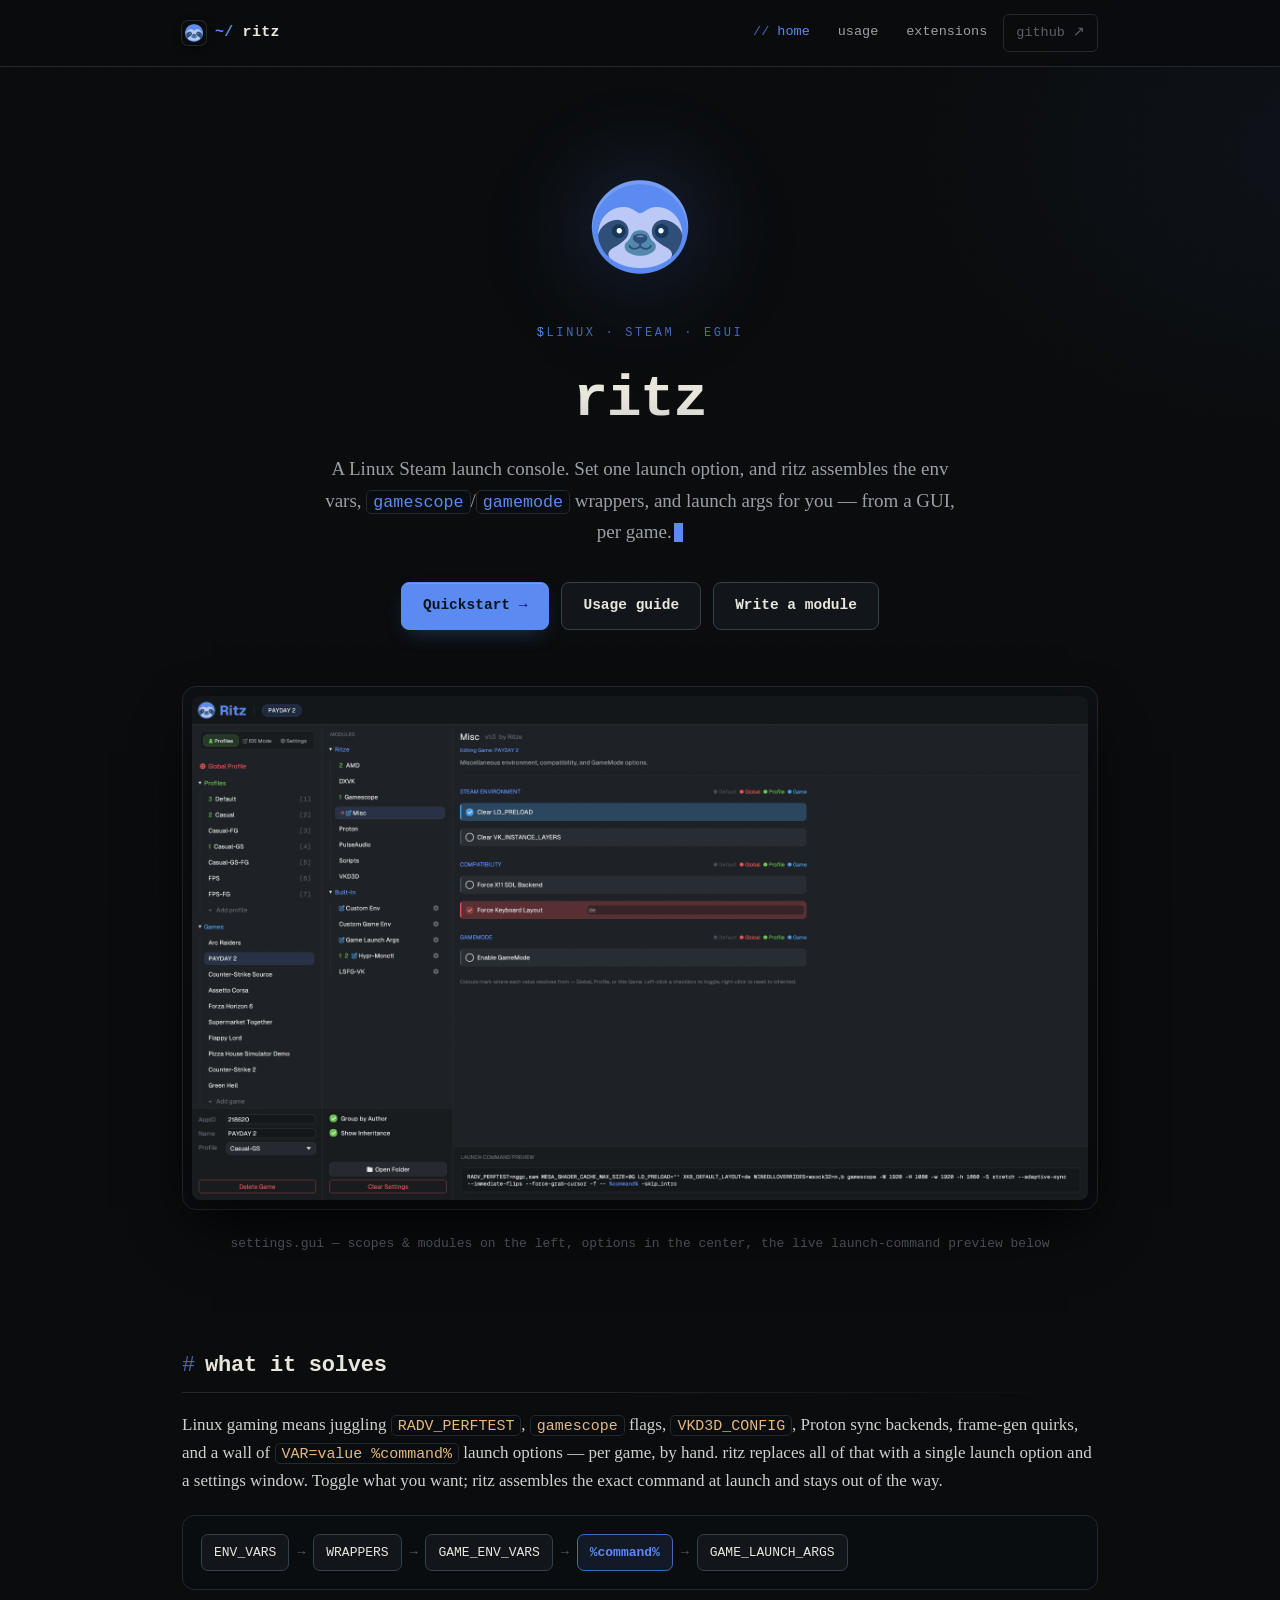
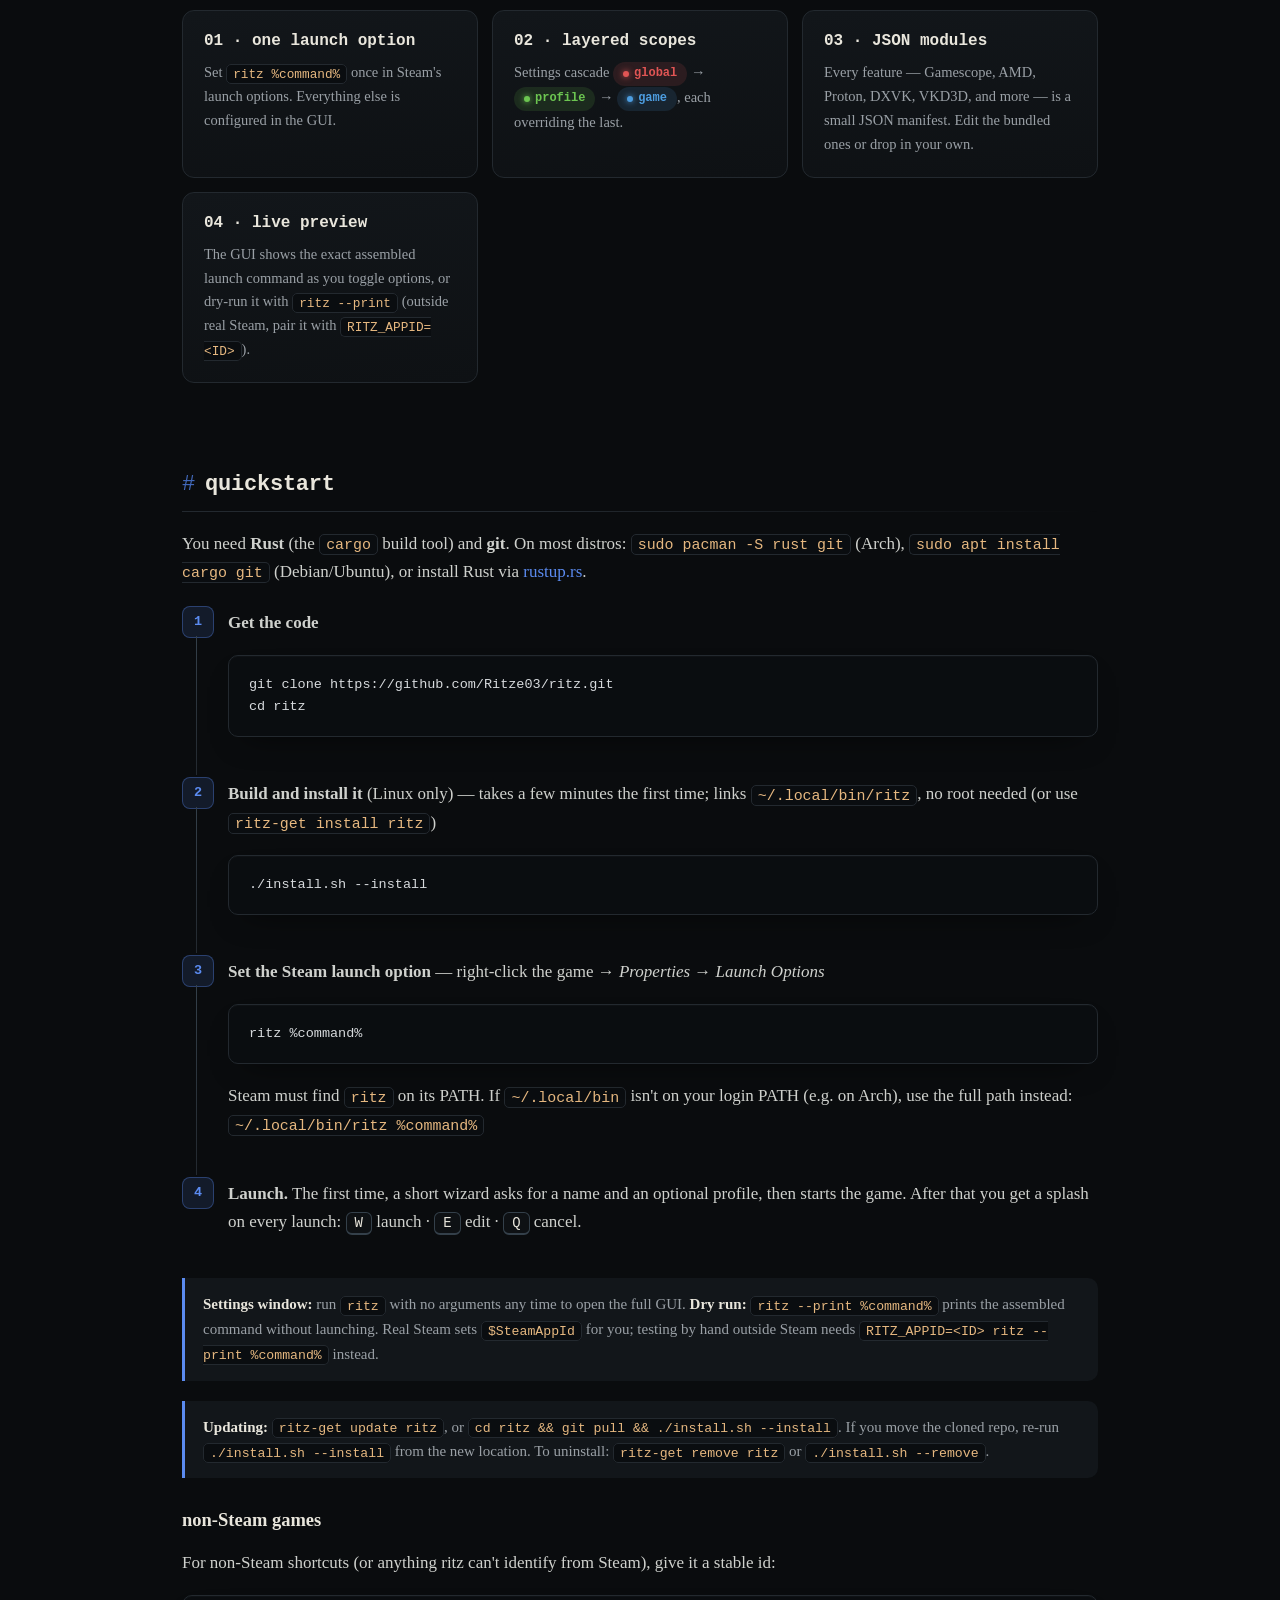
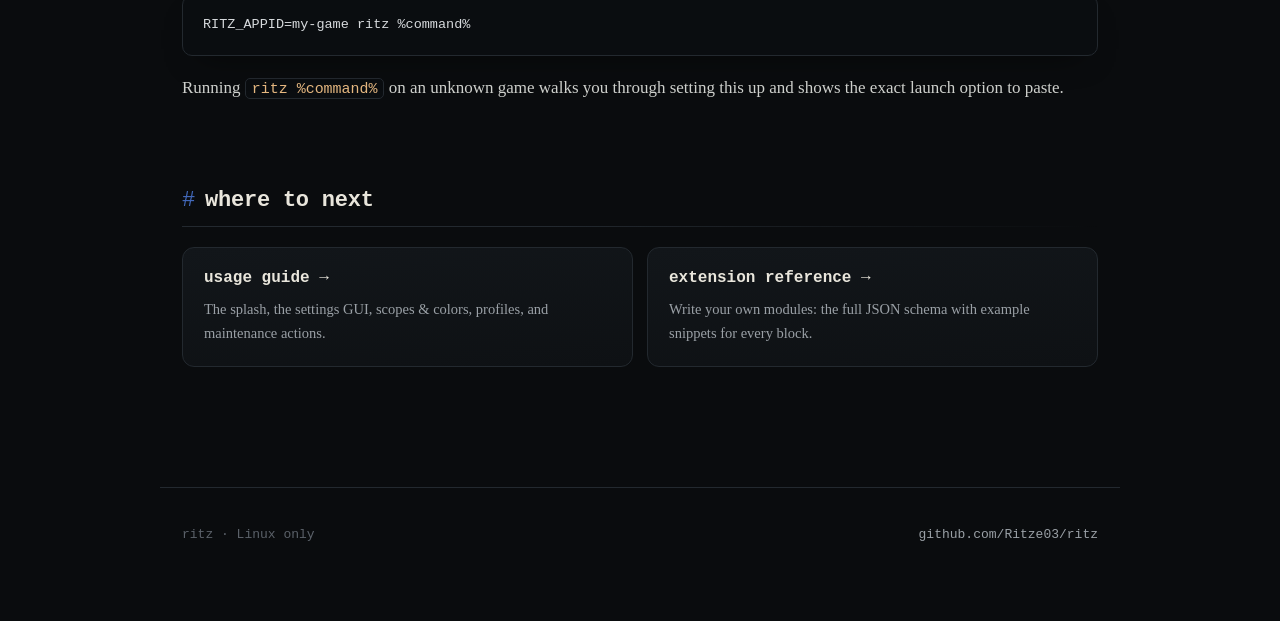
<file: docs/index.html>
<!DOCTYPE html>
<html lang="en">
<head>
<meta charset="utf-8">
<meta name="viewport" content="width=device-width, initial-scale=1">
<title>ritz — a Linux Steam launch console</title>
<meta name="description" content="ritz transparently injects env vars, gamescope/gamemode wrappers, and launch args around your Steam games — configured from a GUI, layered across global/profile/game scopes, driven by simple JSON modules.">
<link rel="icon" type="image/png" href="assets/favicon.png">
<link rel="stylesheet" href="style.css">
</head>
<body>

<header class="nav">
  <div class="nav-inner">
    <a class="nav-brand" href="index.html"><img src="assets/favicon.png" alt=""><span class="prompt">~/</span><span class="name">ritz</span></a>
    <nav class="nav-links">
      <a href="index.html" class="active">home</a>
      <a href="usage.html">usage</a>
      <a href="extensions.html">extensions</a>
      <a class="gh" href="https://github.com/Ritze03/ritz">github ↗</a>
    </nav>
  </div>
</header>

<div class="hero">
  <div class="logo-wrap"><img src="assets/logo.png" alt="ritz logo"></div>
  <p class="kicker">Linux · Steam · egui</p>
  <h1>ritz</h1>
  <p class="tag">A Linux Steam launch console. Set one launch option, and ritz assembles the
  env vars, <code>gamescope</code>/<code>gamemode</code> wrappers, and launch args for
  you — from a GUI, per game.<span class="cursor"></span></p>
  <div class="cta">
    <a class="btn" href="#quickstart">Quickstart →</a>
    <a class="btn secondary" href="usage.html">Usage guide</a>
    <a class="btn secondary" href="extensions.html">Write a module</a>
  </div>
</div>

<main>

<figure class="shot">
  <div class="frame"><img src="assets/screenshots/example-game-config.png" alt="ritz settings GUI editing the Misc module for PAYDAY 2 — scope-colored toggles for LD_PRELOAD, keyboard layout, and GameMode, with the assembled launch command shown at the bottom"></div>
  <figcaption>settings.gui — scopes &amp; modules on the left, options in the center, the live launch-command preview below</figcaption>
</figure>

<section id="what">
  <h2>what it solves</h2>
  <p>Linux gaming means juggling <code>RADV_PERFTEST</code>, <code>gamescope</code> flags,
  <code>VKD3D_CONFIG</code>, Proton sync backends, frame-gen quirks, and a wall of
  <code>VAR=value %command%</code> launch options — per game, by hand. ritz replaces all
  of that with a single launch option and a settings window. Toggle what you want; ritz
  assembles the exact command at launch and stays out of the way.</p>

  <div class="assembly">
    <span>ENV_VARS</span><span class="arrow">→</span>
    <span>WRAPPERS</span><span class="arrow">→</span>
    <span>GAME_ENV_VARS</span><span class="arrow">→</span>
    <span class="cmd">%command%</span><span class="arrow">→</span>
    <span>GAME_LAUNCH_ARGS</span>
  </div>

  <div class="grid">
    <div class="card"><h3>01 · one launch option</h3><p>Set <code>ritz %command%</code> once in Steam's launch options. Everything else is configured in the GUI.</p></div>
    <div class="card"><h3>02 · layered scopes</h3><p>Settings cascade <span class="chip global">global</span> → <span class="chip profile">profile</span> → <span class="chip game">game</span>, each overriding the last.</p></div>
    <div class="card"><h3>03 · JSON modules</h3><p>Every feature — Gamescope, AMD, Proton, DXVK, VKD3D, and more — is a small JSON manifest. Edit the bundled ones or drop in your own.</p></div>
    <div class="card"><h3>04 · live preview</h3><p>The GUI shows the exact assembled launch command as you toggle options, or dry-run it with <code>ritz --print</code> (outside real Steam, pair it with <code>RITZ_APPID=&lt;ID&gt;</code>).</p></div>
  </div>
</section>

<section id="quickstart">
  <h2>quickstart</h2>
  <p>You need <strong>Rust</strong> (the <code>cargo</code> build tool) and <strong>git</strong>.
  On most distros: <code>sudo pacman -S rust git</code> (Arch),
  <code>sudo apt install cargo git</code> (Debian/Ubuntu), or install Rust via
  <a href="https://rustup.rs/">rustup.rs</a>.</p>
  <ol class="steps">
    <li><strong>Get the code</strong>
      <pre><code>git clone https://github.com/Ritze03/ritz.git
cd ritz</code></pre>
    </li>
    <li><strong>Build and install it</strong> (Linux only) — takes a few minutes the first time;
      links <code>~/.local/bin/ritz</code>, no root needed (or use <code>ritz-get install ritz</code>)
      <pre><code>./install.sh --install</code></pre>
    </li>
    <li><strong>Set the Steam launch option</strong> — right-click the game →
      <em>Properties</em> → <em>Launch Options</em>
      <pre><code>ritz %command%</code></pre>
      <p>Steam must find <code>ritz</code> on its PATH. If <code>~/.local/bin</code> isn't on your login PATH (e.g. on Arch), use the full path instead: <code>~/.local/bin/ritz %command%</code></p>
    </li>
    <li><strong>Launch.</strong> The first time, a short wizard asks for a name and an
      optional profile, then starts the game. After that you get a splash on every launch:
      <kbd>W</kbd> launch · <kbd>E</kbd> edit · <kbd>Q</kbd> cancel.</li>
  </ol>

  <div class="note"><strong>Settings window:</strong> run <code>ritz</code> with no
  arguments any time to open the full GUI. <strong>Dry run:</strong>
  <code>ritz --print %command%</code> prints the assembled command without launching.
  Real Steam sets <code>$SteamAppId</code> for you; testing by hand outside Steam
  needs <code>RITZ_APPID=&lt;ID&gt; ritz --print %command%</code> instead.</div>

  <div class="note"><strong>Updating:</strong> <code>ritz-get update ritz</code>, or
  <code>cd ritz &amp;&amp; git pull &amp;&amp; ./install.sh --install</code>. If you move the
  cloned repo, re-run <code>./install.sh --install</code> from the new location. To
  uninstall: <code>ritz-get remove ritz</code> or <code>./install.sh --remove</code>.</div>

  <h3>non-Steam games</h3>
  <p>For non-Steam shortcuts (or anything ritz can't identify from Steam), give it a
  stable id:</p>
  <pre><code>RITZ_APPID=my-game ritz %command%</code></pre>
  <p>Running <code>ritz %command%</code> on an unknown game walks you through setting
  this up and shows the exact launch option to paste.</p>
</section>

<section id="next">
  <h2>where to next</h2>
  <div class="grid">
    <div class="card"><h3><a href="usage.html">usage guide →</a></h3><p>The splash, the settings GUI, scopes &amp; colors, profiles, and maintenance actions.</p></div>
    <div class="card"><h3><a href="extensions.html">extension reference →</a></h3><p>Write your own modules: the full JSON schema with example snippets for every block.</p></div>
  </div>
</section>

</main>

<footer>
  <span>ritz · Linux only</span>
  <a href="https://github.com/Ritze03/ritz">github.com/Ritze03/ritz</a>
</footer>

</body>
</html>
</file>
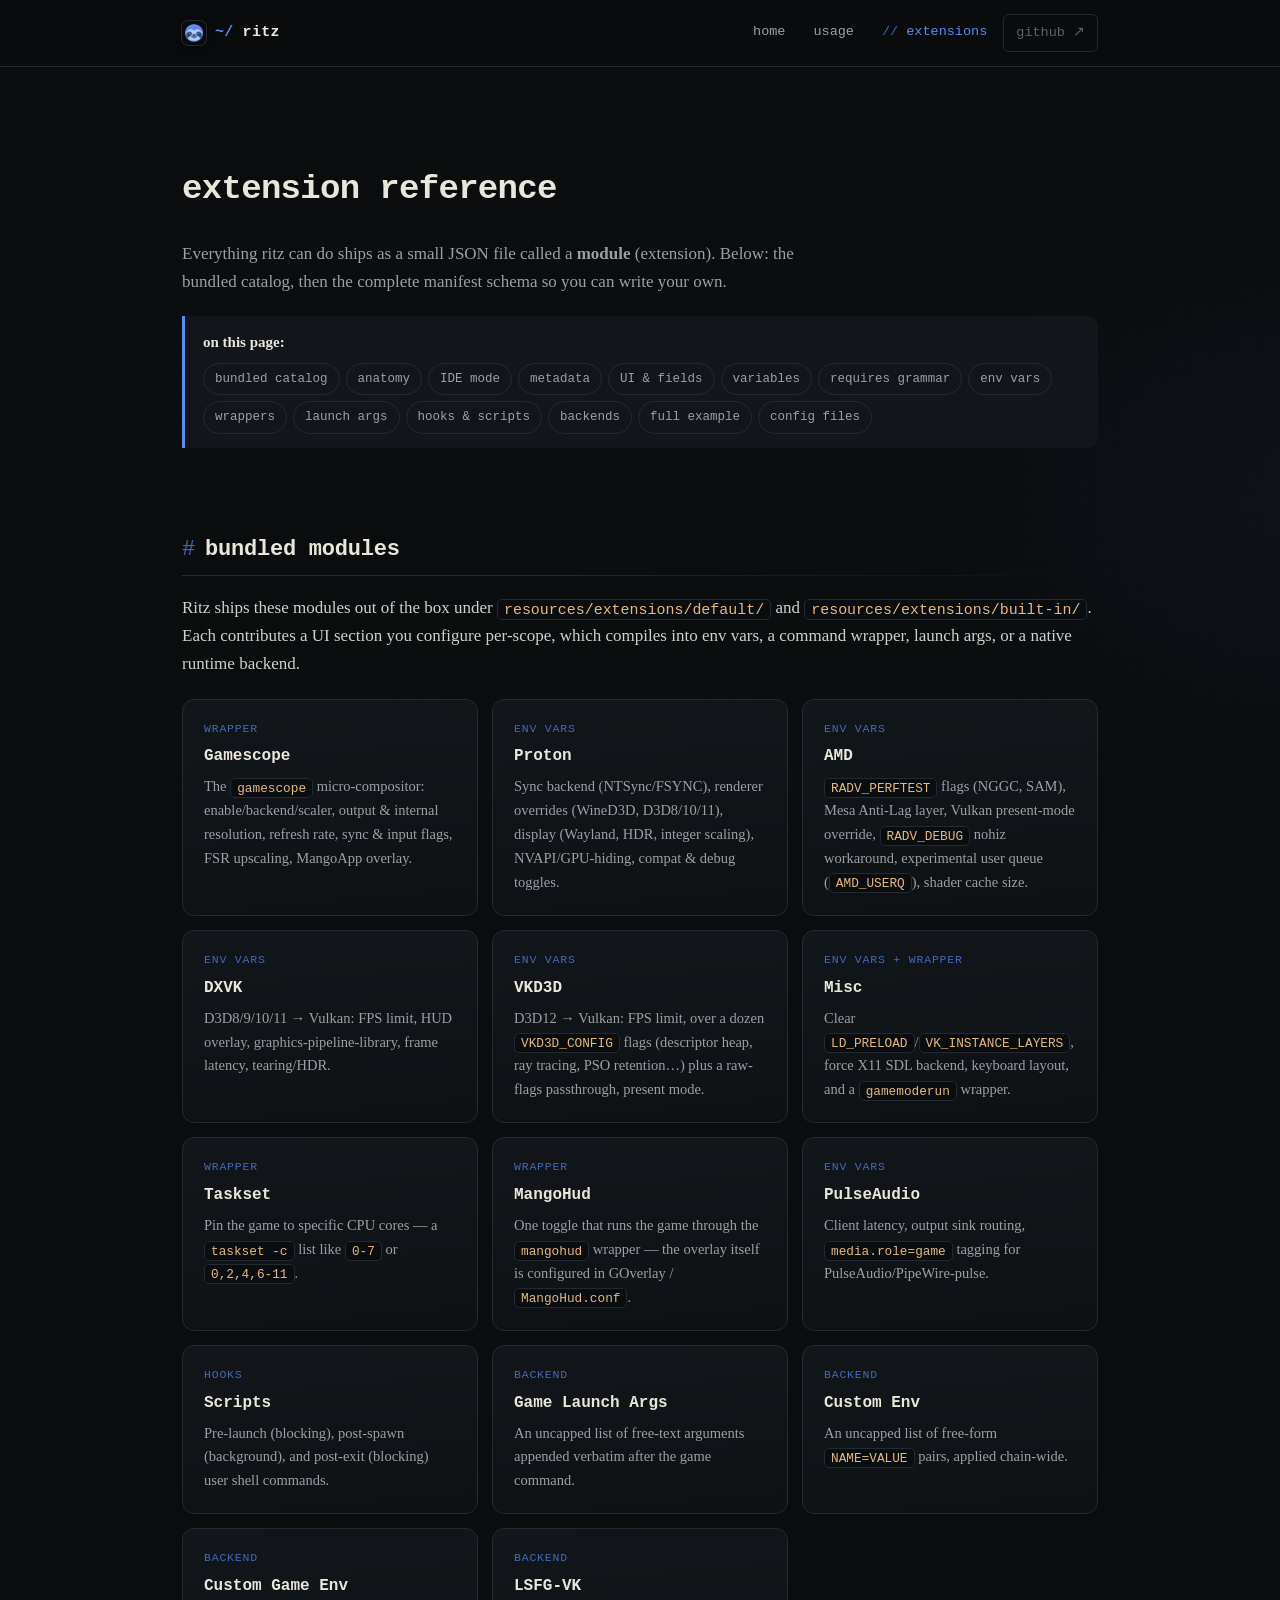
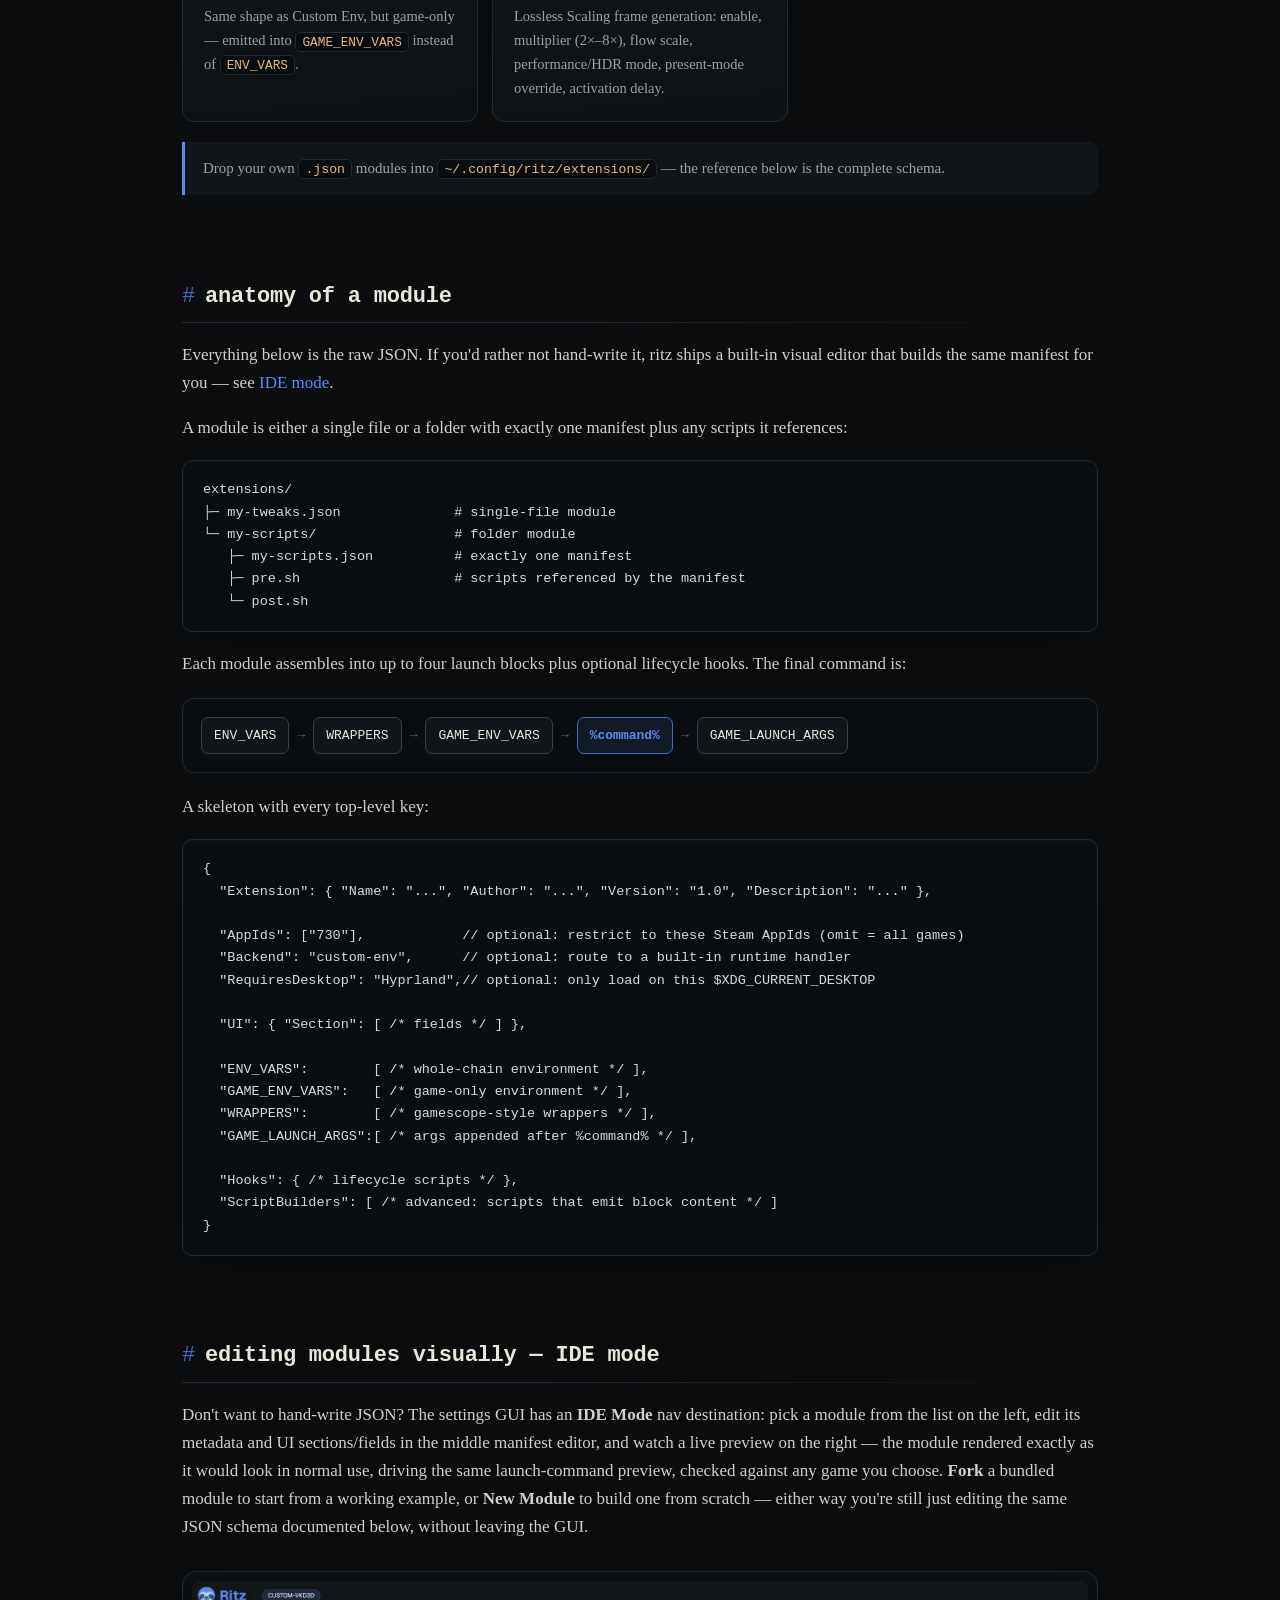
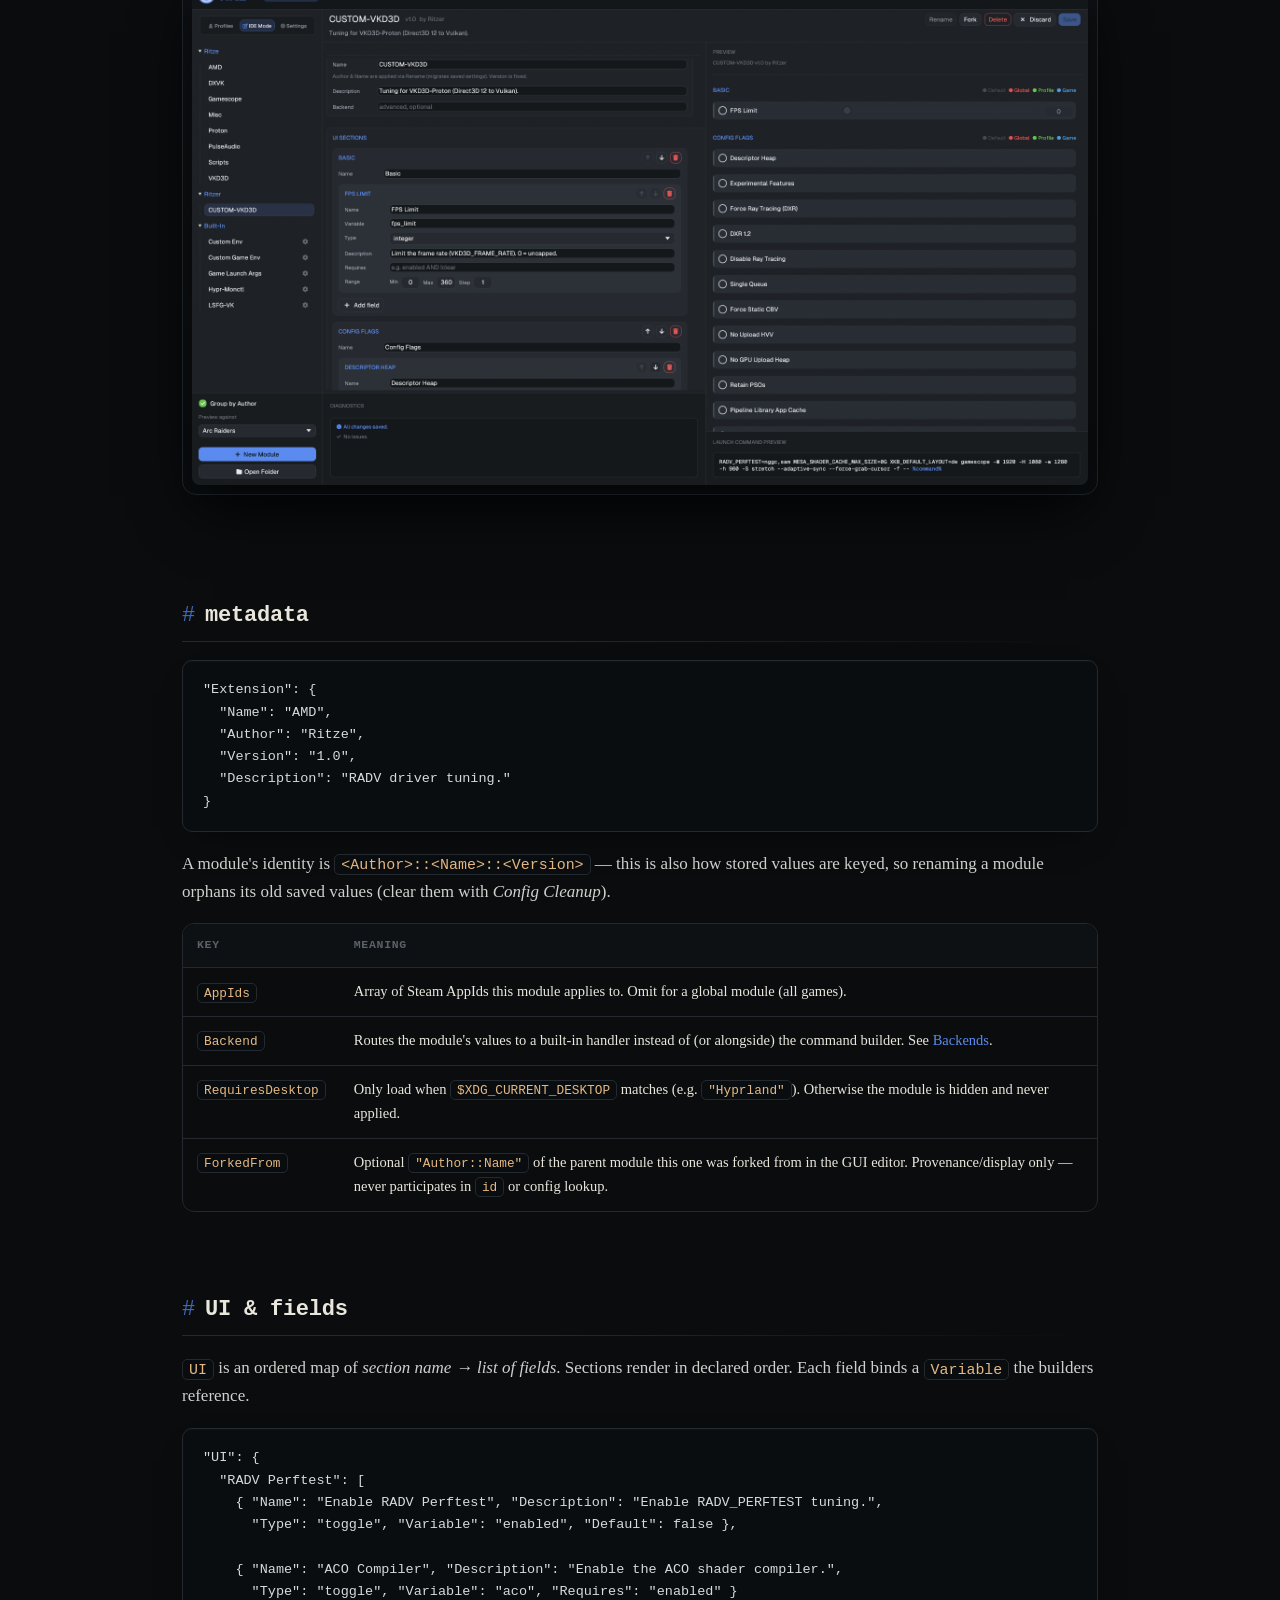
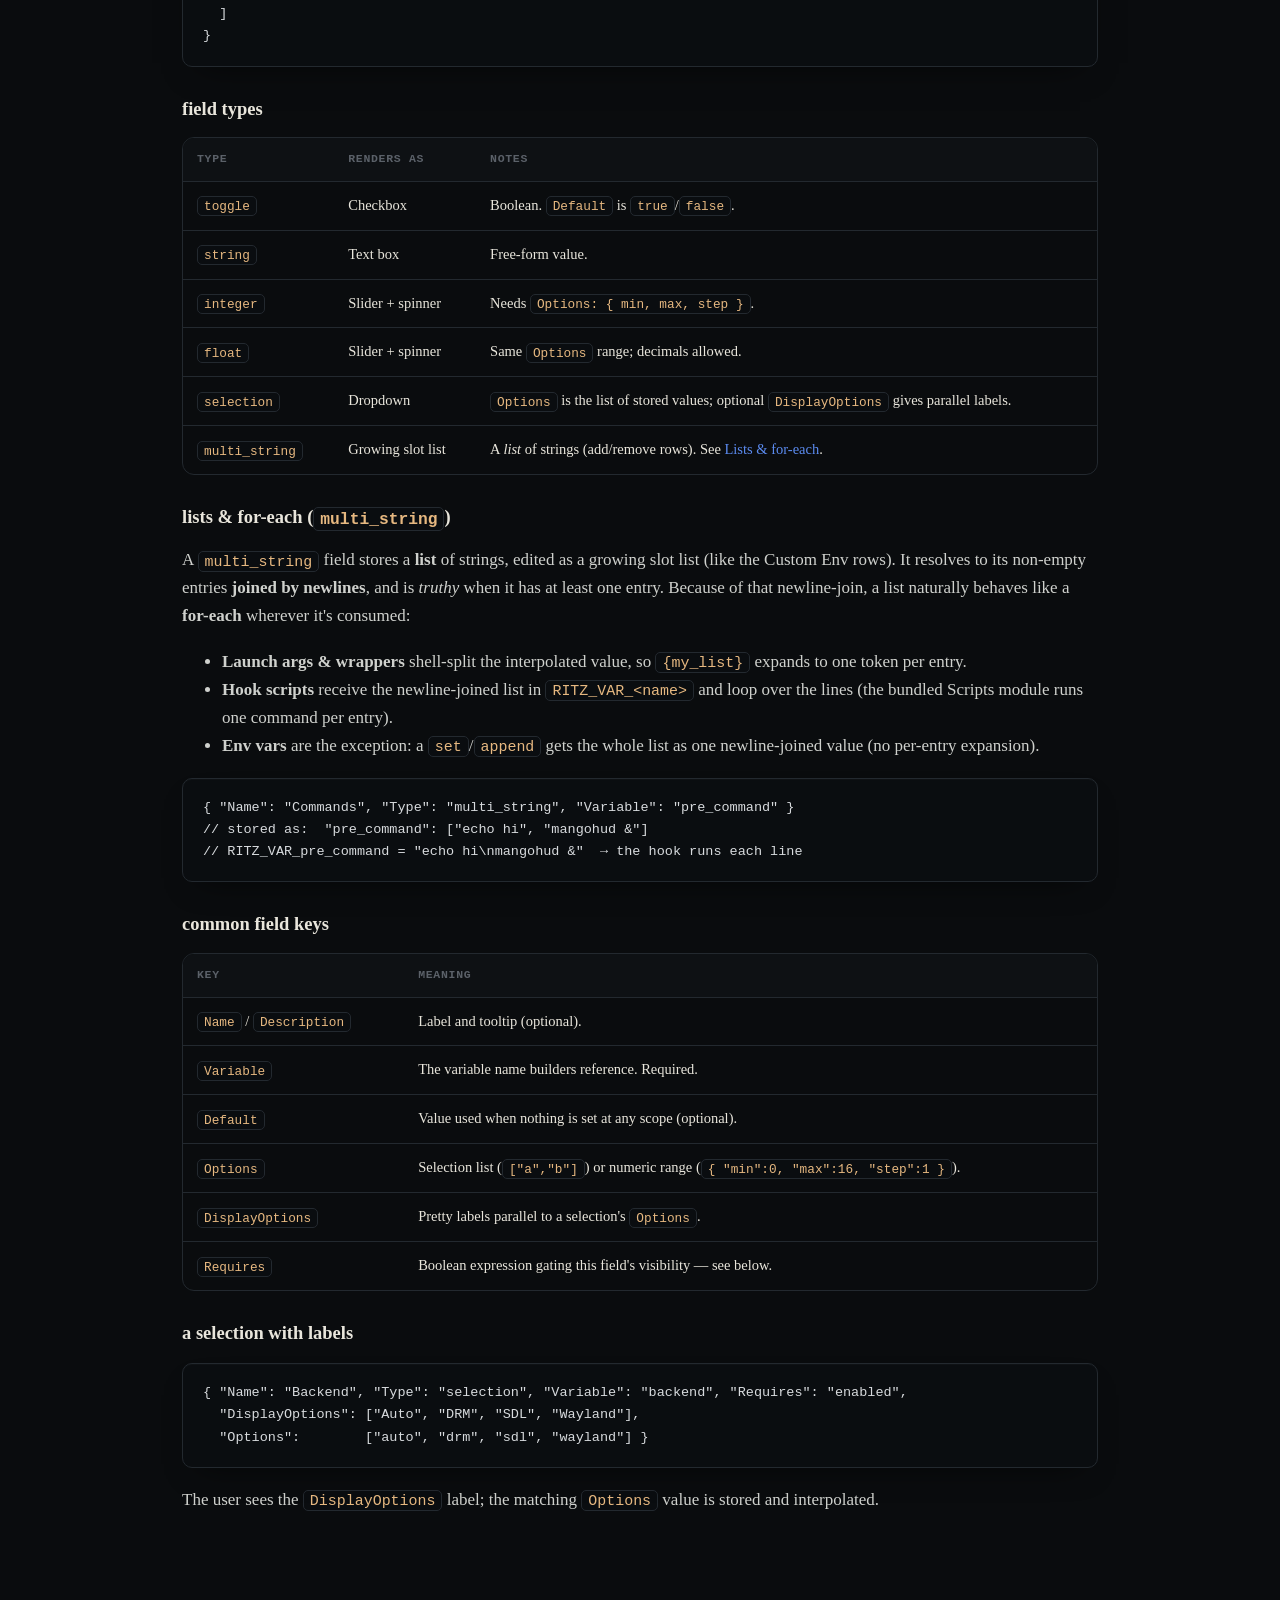
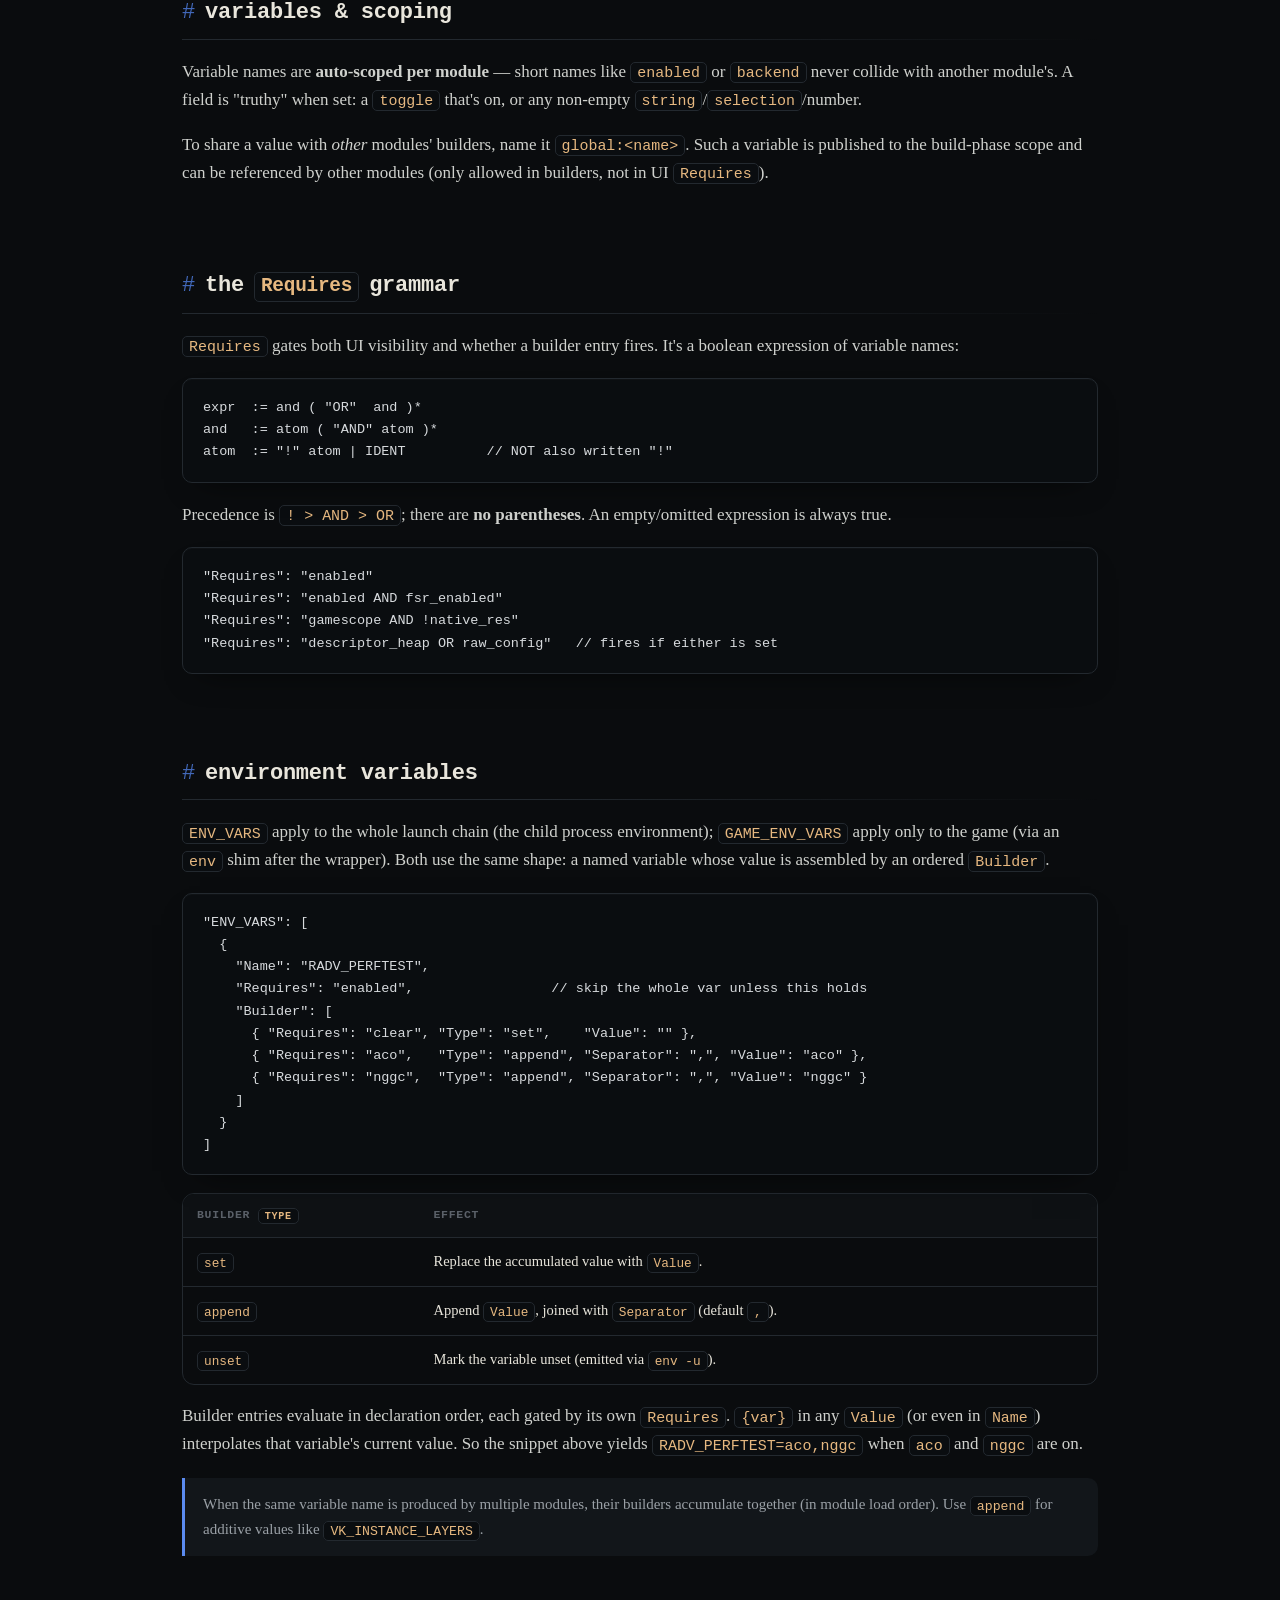
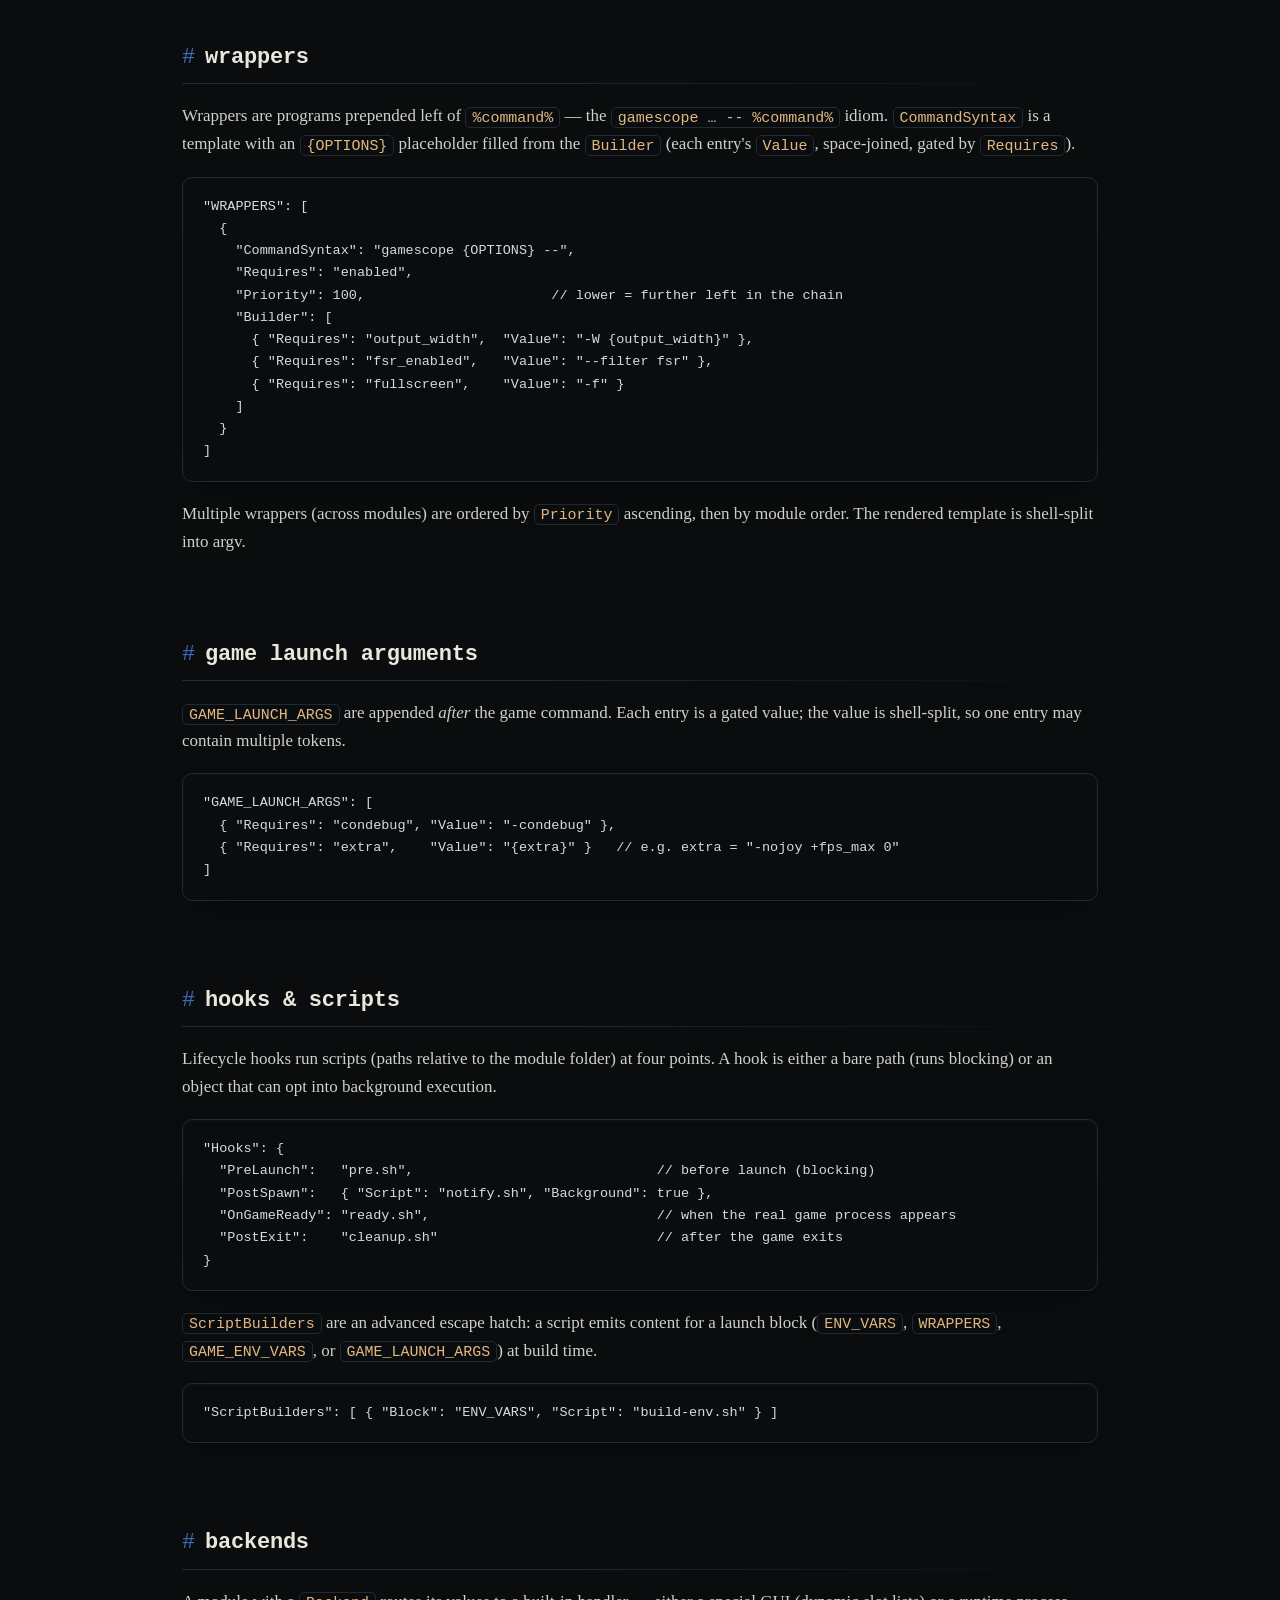
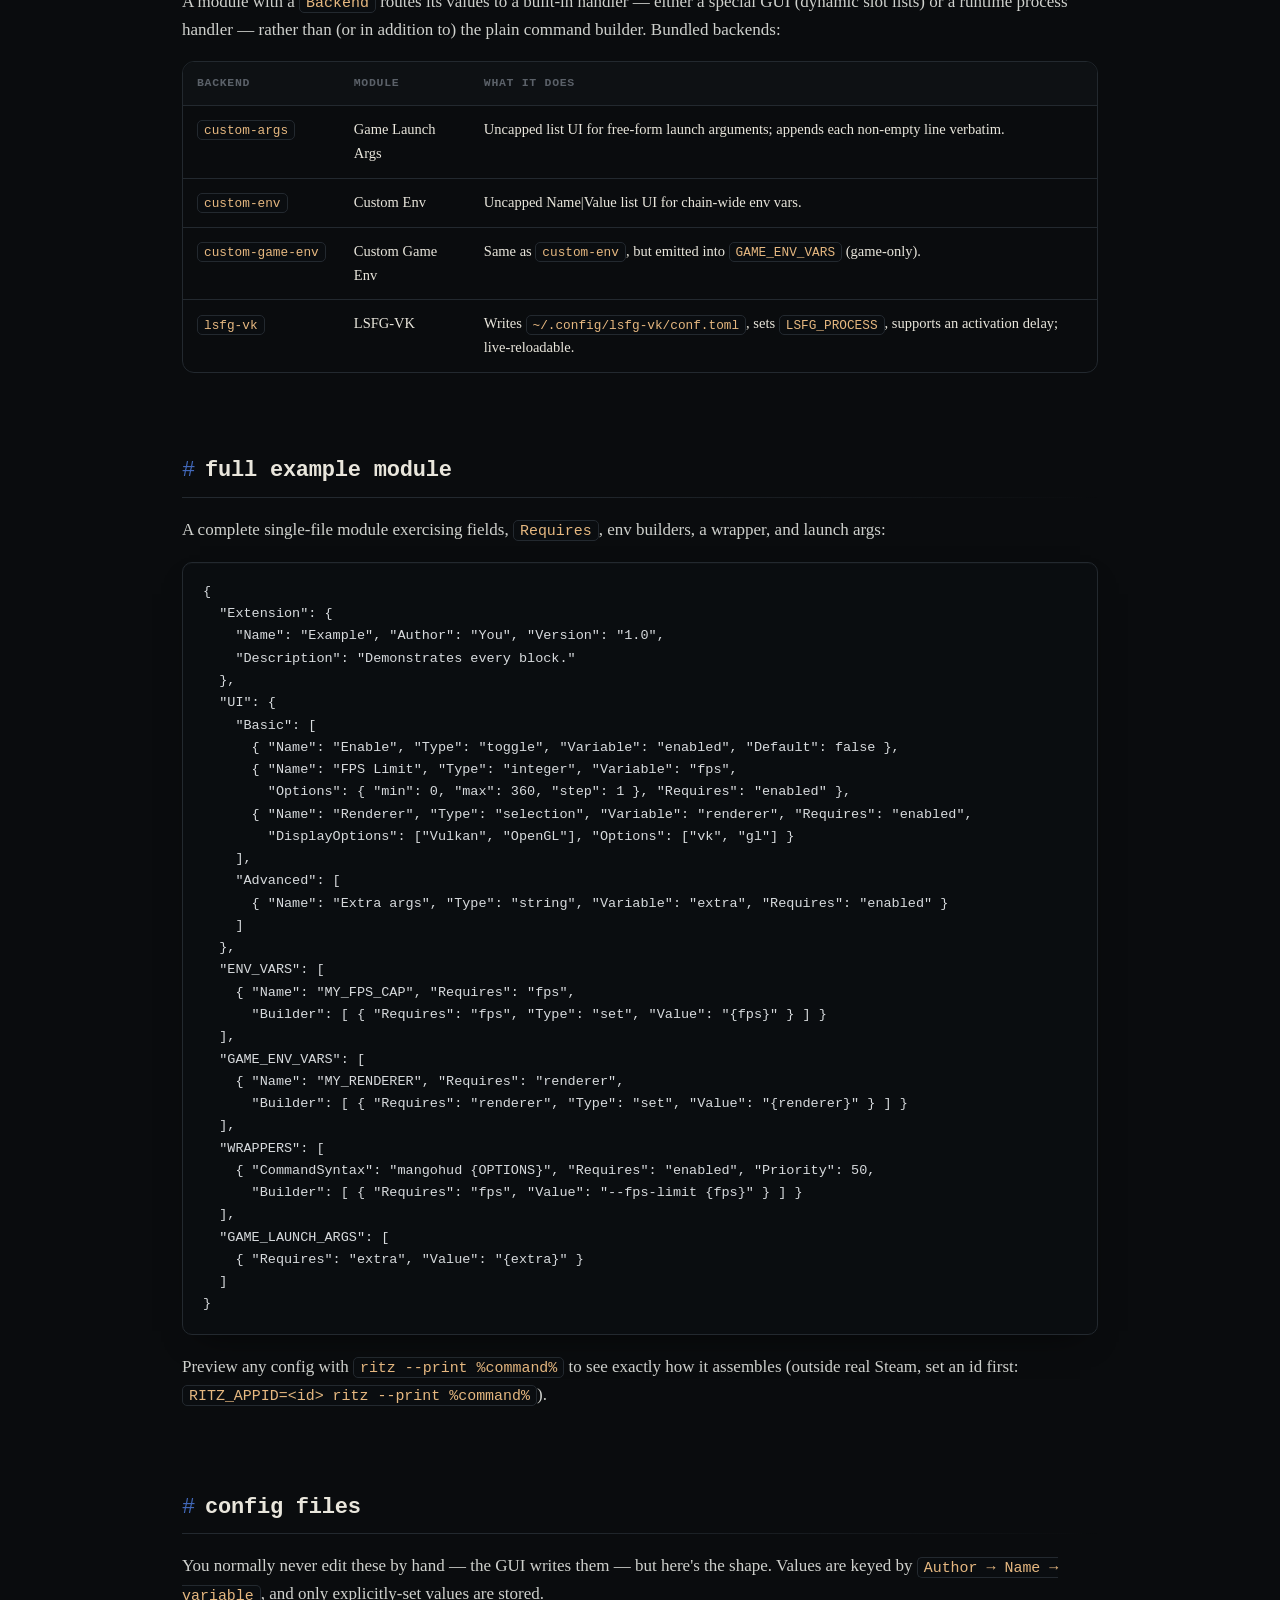
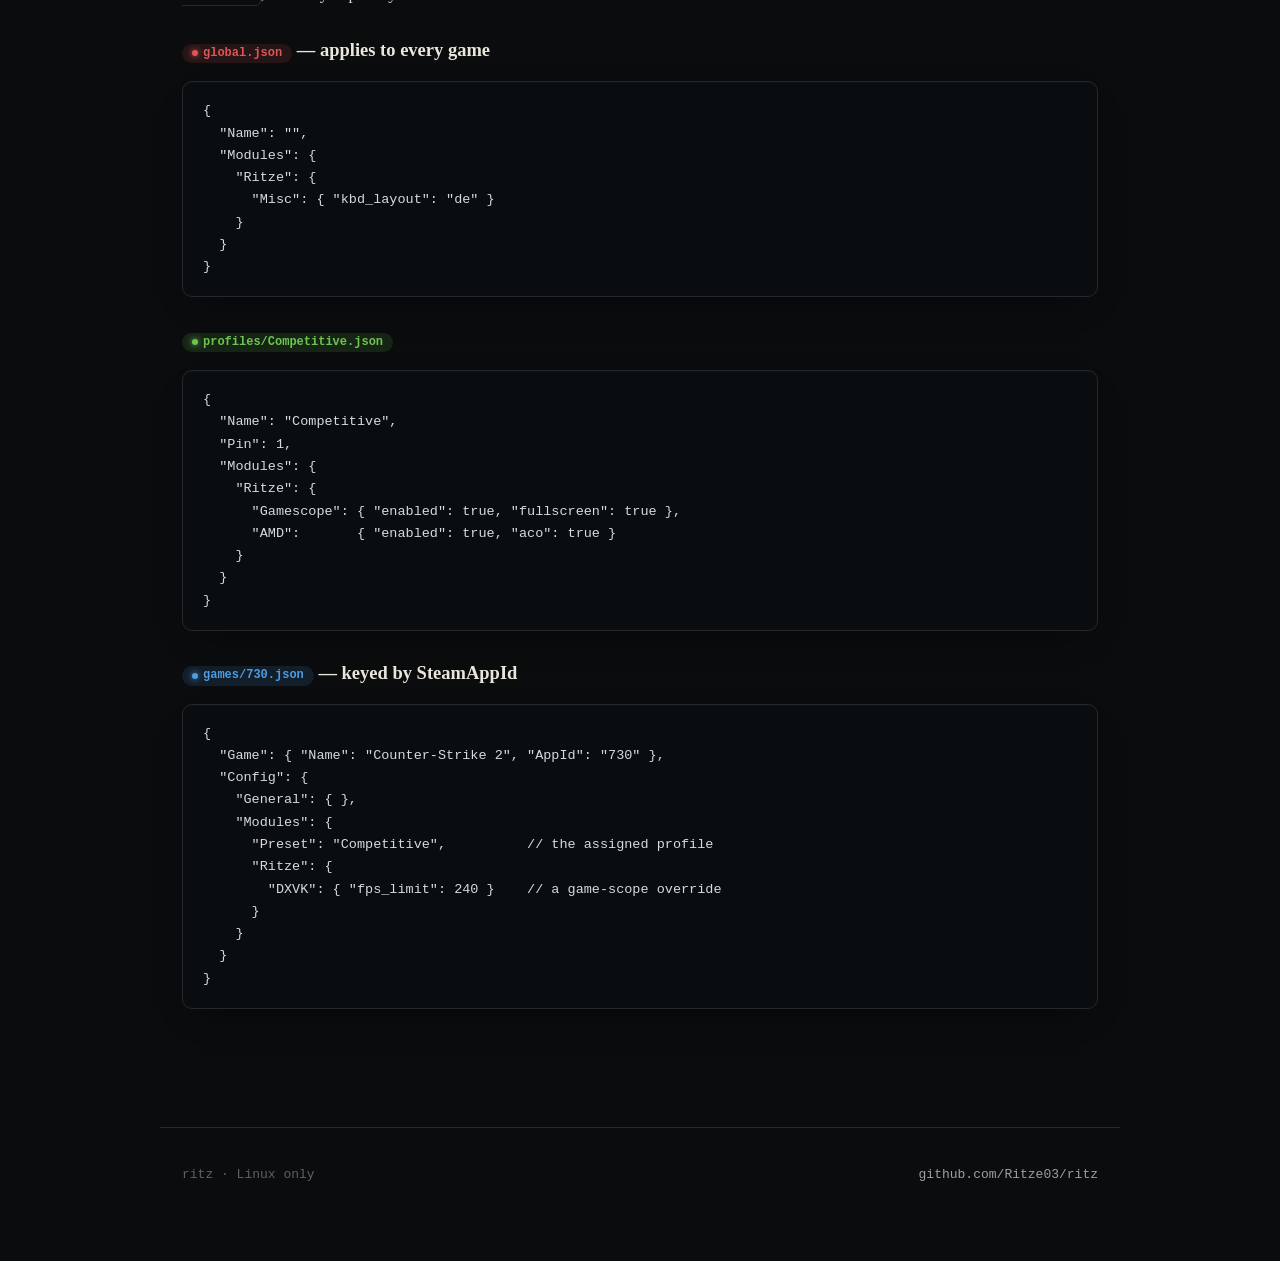
<file: docs/extensions.html>
<!DOCTYPE html>
<html lang="en">
<head>
<meta charset="utf-8">
<meta name="viewport" content="width=device-width, initial-scale=1">
<title>ritz — Extension Reference</title>
<meta name="description" content="The bundled ritz modules, plus the full JSON schema for writing your own: UI fields, the Requires grammar, ENV_VARS / WRAPPERS / GAME_ENV_VARS / GAME_LAUNCH_ARGS builders, hooks, backends, and config file examples.">
<link rel="icon" type="image/png" href="assets/favicon.png">
<link rel="stylesheet" href="style.css">
</head>
<body>

<header class="nav">
  <div class="nav-inner">
    <a class="nav-brand" href="index.html"><img src="assets/favicon.png" alt=""><span class="prompt">~/</span><span class="name">ritz</span></a>
    <nav class="nav-links">
      <a href="index.html">home</a>
      <a href="usage.html">usage</a>
      <a href="extensions.html" class="active">extensions</a>
      <a class="gh" href="https://github.com/Ritze03/ritz">github ↗</a>
    </nav>
  </div>
</header>

<main>
<section class="page-hero">
  <h1>extension reference</h1>
  <p class="tag">Everything ritz can do
  ships as a small JSON file called a <strong>module</strong> (extension). Below: the
  bundled catalog, then the complete manifest schema so you can write your own.</p>

  <div class="note">
    <strong>on this page:</strong>
    <div class="pagenav" style="margin-top:8px">
      <a href="#catalog">bundled catalog</a>
      <a href="#anatomy">anatomy</a>
      <a href="#ide">IDE mode</a>
      <a href="#meta">metadata</a>
      <a href="#ui">UI &amp; fields</a>
      <a href="#variables">variables</a>
      <a href="#requires">requires grammar</a>
      <a href="#env">env vars</a>
      <a href="#wrappers">wrappers</a>
      <a href="#args">launch args</a>
      <a href="#hooks">hooks &amp; scripts</a>
      <a href="#backends">backends</a>
      <a href="#example">full example</a>
      <a href="#config">config files</a>
    </div>
  </div>
</section>

<section id="catalog">
  <h2>bundled modules</h2>
  <p>Ritz ships these modules out of the box under
  <code>resources/extensions/default/</code> and <code>resources/extensions/built-in/</code>.
  Each contributes a UI section you configure per-scope, which compiles into env vars,
  a command wrapper, launch args, or a native runtime backend.</p>

  <div class="grid">
    <div class="card mod-card"><div class="mod-target">wrapper</div><h3>Gamescope</h3><p>The <code>gamescope</code> micro-compositor: enable/backend/scaler, output &amp; internal resolution, refresh rate, sync &amp; input flags, FSR upscaling, MangoApp overlay.</p></div>
    <div class="card mod-card"><div class="mod-target">env vars</div><h3>Proton</h3><p>Sync backend (NTSync/FSYNC), renderer overrides (WineD3D, D3D8/10/11), display (Wayland, HDR, integer scaling), NVAPI/GPU-hiding, compat &amp; debug toggles.</p></div>
    <div class="card mod-card"><div class="mod-target">env vars</div><h3>AMD</h3><p><code>RADV_PERFTEST</code> flags (NGGC, SAM), Mesa Anti-Lag layer, Vulkan present-mode override, <code>RADV_DEBUG</code> nohiz workaround, experimental user queue (<code>AMD_USERQ</code>), shader cache size.</p></div>
    <div class="card mod-card"><div class="mod-target">env vars</div><h3>DXVK</h3><p>D3D8/9/10/11 → Vulkan: FPS limit, HUD overlay, graphics-pipeline-library, frame latency, tearing/HDR.</p></div>
    <div class="card mod-card"><div class="mod-target">env vars</div><h3>VKD3D</h3><p>D3D12 → Vulkan: FPS limit, over a dozen <code>VKD3D_CONFIG</code> flags (descriptor heap, ray tracing, PSO retention…) plus a raw-flags passthrough, present mode.</p></div>
    <div class="card mod-card"><div class="mod-target">env vars + wrapper</div><h3>Misc</h3><p>Clear <code>LD_PRELOAD</code>/<code>VK_INSTANCE_LAYERS</code>, force X11 SDL backend, keyboard layout, and a <code>gamemoderun</code> wrapper.</p></div>
    <div class="card mod-card"><div class="mod-target">wrapper</div><h3>Taskset</h3><p>Pin the game to specific CPU cores — a <code>taskset -c</code> list like <code>0-7</code> or <code>0,2,4,6-11</code>.</p></div>
    <div class="card mod-card"><div class="mod-target">wrapper</div><h3>MangoHud</h3><p>One toggle that runs the game through the <code>mangohud</code> wrapper — the overlay itself is configured in GOverlay / <code>MangoHud.conf</code>.</p></div>
    <div class="card mod-card"><div class="mod-target">env vars</div><h3>PulseAudio</h3><p>Client latency, output sink routing, <code>media.role=game</code> tagging for PulseAudio/PipeWire-pulse.</p></div>
    <div class="card mod-card"><div class="mod-target">hooks</div><h3>Scripts</h3><p>Pre-launch (blocking), post-spawn (background), and post-exit (blocking) user shell commands.</p></div>
    <div class="card mod-card"><div class="mod-target">backend</div><h3>Game Launch Args</h3><p>An uncapped list of free-text arguments appended verbatim after the game command.</p></div>
    <div class="card mod-card"><div class="mod-target">backend</div><h3>Custom Env</h3><p>An uncapped list of free-form <code>NAME=VALUE</code> pairs, applied chain-wide.</p></div>
    <div class="card mod-card"><div class="mod-target">backend</div><h3>Custom Game Env</h3><p>Same shape as Custom Env, but game-only — emitted into <code>GAME_ENV_VARS</code> instead of <code>ENV_VARS</code>.</p></div>
    <div class="card mod-card"><div class="mod-target">backend</div><h3>LSFG-VK</h3><p>Lossless Scaling frame generation: enable, multiplier (2×–8×), flow scale, performance/HDR mode, present-mode override, activation delay.</p></div>
  </div>

  <div class="note">Drop your own <code>.json</code> modules into
  <code>~/.config/ritz/extensions/</code> — the reference below is the complete schema.</div>
</section>

<section id="anatomy">
  <h2>anatomy of a module</h2>
  <p>Everything below is the raw JSON. If you'd rather not hand-write it, ritz ships a
  built-in visual editor that builds the same manifest for you — see <a href="#ide">IDE
  mode</a>.</p>
  <p>A module is either a single file or a folder with exactly one manifest plus any
  scripts it references:</p>
  <pre><code>extensions/
├─ my-tweaks.json              # single-file module
└─ my-scripts/                 # folder module
   ├─ my-scripts.json          # exactly one manifest
   ├─ pre.sh                   # scripts referenced by the manifest
   └─ post.sh</code></pre>
  <p>Each module assembles into up to four launch blocks plus optional lifecycle hooks.
  The final command is:</p>
  <div class="assembly">
    <span>ENV_VARS</span><span class="arrow">→</span>
    <span>WRAPPERS</span><span class="arrow">→</span>
    <span>GAME_ENV_VARS</span><span class="arrow">→</span>
    <span class="cmd">%command%</span><span class="arrow">→</span>
    <span>GAME_LAUNCH_ARGS</span>
  </div>
  <p>A skeleton with every top-level key:</p>
  <pre><code>{
  "Extension": { "Name": "...", "Author": "...", "Version": "1.0", "Description": "..." },

  "AppIds": ["730"],            // optional: restrict to these Steam AppIds (omit = all games)
  "Backend": "custom-env",      // optional: route to a built-in runtime handler
  "RequiresDesktop": "Hyprland",// optional: only load on this $XDG_CURRENT_DESKTOP

  "UI": { "Section": [ /* fields */ ] },

  "ENV_VARS":        [ /* whole-chain environment */ ],
  "GAME_ENV_VARS":   [ /* game-only environment */ ],
  "WRAPPERS":        [ /* gamescope-style wrappers */ ],
  "GAME_LAUNCH_ARGS":[ /* args appended after %command% */ ],

  "Hooks": { /* lifecycle scripts */ },
  "ScriptBuilders": [ /* advanced: scripts that emit block content */ ]
}</code></pre>
</section>

<section id="ide">
  <h2>editing modules visually — IDE mode</h2>
  <p>Don't want to hand-write JSON? The settings GUI has an <strong>IDE Mode</strong>
  nav destination: pick a module from the list on the left, edit its metadata and UI
  sections/fields in the middle manifest editor, and watch a live preview on the
  right — the module rendered exactly as it would look in normal use, driving the
  same launch-command preview, checked against any game you choose. <strong>Fork</strong>
  a bundled module to start from a working example, or <strong>New Module</strong> to
  build one from scratch — either way you're still just editing the same JSON schema
  documented below, without leaving the GUI.</p>
  <figure class="shot">
    <div class="frame"><img src="assets/screenshots/example-ide-mode.png" alt="ritz IDE mode: the module list on the left, a manifest editor for CUSTOM-VKD3D's fields in the middle, and a live preview with launch-command output on the right"></div>
  </figure>
</section>

<section id="meta">
  <h2>metadata</h2>
  <pre><code>"Extension": {
  "Name": "AMD",
  "Author": "Ritze",
  "Version": "1.0",
  "Description": "RADV driver tuning."
}</code></pre>
  <p>A module's identity is <code>&lt;Author&gt;::&lt;Name&gt;::&lt;Version&gt;</code> —
  this is also how stored values are keyed, so renaming a module orphans its old saved
  values (clear them with <em>Config Cleanup</em>).</p>
  <div class="table-wrap">
  <table>
    <tr><th>Key</th><th>Meaning</th></tr>
    <tr><td><code>AppIds</code></td><td>Array of Steam AppIds this module applies to. Omit for a global module (all games).</td></tr>
    <tr><td><code>Backend</code></td><td>Routes the module's values to a built-in handler instead of (or alongside) the command builder. See <a href="#backends">Backends</a>.</td></tr>
    <tr><td><code>RequiresDesktop</code></td><td>Only load when <code>$XDG_CURRENT_DESKTOP</code> matches (e.g. <code>"Hyprland"</code>). Otherwise the module is hidden and never applied.</td></tr>
    <tr><td><code>ForkedFrom</code></td><td>Optional <code>"Author::Name"</code> of the parent module this one was forked from in the GUI editor. Provenance/display only — never participates in <code>id</code> or config lookup.</td></tr>
  </table>
  </div>
</section>

<section id="ui">
  <h2>UI &amp; fields</h2>
  <p><code>UI</code> is an ordered map of <em>section name → list of fields</em>. Sections
  render in declared order. Each field binds a <code>Variable</code> the builders
  reference.</p>
  <pre><code>"UI": {
  "RADV Perftest": [
    { "Name": "Enable RADV Perftest", "Description": "Enable RADV_PERFTEST tuning.",
      "Type": "toggle", "Variable": "enabled", "Default": false },

    { "Name": "ACO Compiler", "Description": "Enable the ACO shader compiler.",
      "Type": "toggle", "Variable": "aco", "Requires": "enabled" }
  ]
}</code></pre>

  <h3>field types</h3>
  <div class="table-wrap">
  <table>
    <tr><th>Type</th><th>Renders as</th><th>Notes</th></tr>
    <tr><td><code>toggle</code></td><td>Checkbox</td><td>Boolean. <code>Default</code> is <code>true</code>/<code>false</code>.</td></tr>
    <tr><td><code>string</code></td><td>Text box</td><td>Free-form value.</td></tr>
    <tr><td><code>integer</code></td><td>Slider + spinner</td><td>Needs <code>Options: { min, max, step }</code>.</td></tr>
    <tr><td><code>float</code></td><td>Slider + spinner</td><td>Same <code>Options</code> range; decimals allowed.</td></tr>
    <tr><td><code>selection</code></td><td>Dropdown</td><td><code>Options</code> is the list of stored values; optional <code>DisplayOptions</code> gives parallel labels.</td></tr>
    <tr><td><code>multi_string</code></td><td>Growing slot list</td><td>A <em>list</em> of strings (add/remove rows). See <a href="#multi">Lists &amp; for-each</a>.</td></tr>
  </table>
  </div>

  <h3 id="multi">lists &amp; for-each (<code>multi_string</code>)</h3>
  <p>A <code>multi_string</code> field stores a <strong>list</strong> of strings, edited
  as a growing slot list (like the Custom Env rows). It resolves to its non-empty
  entries <strong>joined by newlines</strong>, and is <em>truthy</em> when it has at
  least one entry. Because of that newline-join, a list naturally behaves like a
  <strong>for-each</strong> wherever it's consumed:</p>
  <ul>
    <li><strong>Launch args &amp; wrappers</strong> shell-split the interpolated value,
      so <code>{my_list}</code> expands to one token per entry.</li>
    <li><strong>Hook scripts</strong> receive the newline-joined list in
      <code>RITZ_VAR_&lt;name&gt;</code> and loop over the lines (the bundled Scripts
      module runs one command per entry).</li>
    <li><strong>Env vars</strong> are the exception: a <code>set</code>/<code>append</code>
      gets the whole list as one newline-joined value (no per-entry expansion).</li>
  </ul>
  <pre><code>{ "Name": "Commands", "Type": "multi_string", "Variable": "pre_command" }
// stored as:  "pre_command": ["echo hi", "mangohud &amp;"]
// RITZ_VAR_pre_command = "echo hi\nmangohud &amp;"  → the hook runs each line</code></pre>

  <h3>common field keys</h3>
  <div class="table-wrap">
  <table>
    <tr><th>Key</th><th>Meaning</th></tr>
    <tr><td><code>Name</code> / <code>Description</code></td><td>Label and tooltip (optional).</td></tr>
    <tr><td><code>Variable</code></td><td>The variable name builders reference. Required.</td></tr>
    <tr><td><code>Default</code></td><td>Value used when nothing is set at any scope (optional).</td></tr>
    <tr><td><code>Options</code></td><td>Selection list (<code>["a","b"]</code>) or numeric range (<code>{ "min":0, "max":16, "step":1 }</code>).</td></tr>
    <tr><td><code>DisplayOptions</code></td><td>Pretty labels parallel to a selection's <code>Options</code>.</td></tr>
    <tr><td><code>Requires</code></td><td>Boolean expression gating this field's visibility — see below.</td></tr>
  </table>
  </div>

  <h3>a selection with labels</h3>
  <pre><code>{ "Name": "Backend", "Type": "selection", "Variable": "backend", "Requires": "enabled",
  "DisplayOptions": ["Auto", "DRM", "SDL", "Wayland"],
  "Options":        ["auto", "drm", "sdl", "wayland"] }</code></pre>
  <p>The user sees the <code>DisplayOptions</code> label; the matching
  <code>Options</code> value is stored and interpolated.</p>
</section>

<section id="variables">
  <h2>variables &amp; scoping</h2>
  <p>Variable names are <strong>auto-scoped per module</strong> — short names like
  <code>enabled</code> or <code>backend</code> never collide with another module's. A
  field is "truthy" when set: a <code>toggle</code> that's on, or any non-empty
  <code>string</code>/<code>selection</code>/number.</p>
  <p>To share a value with <em>other</em> modules' builders, name it
  <code>global:&lt;name&gt;</code>. Such a variable is published to the build-phase
  scope and can be referenced by other modules (only allowed in builders, not in UI
  <code>Requires</code>).</p>
</section>

<section id="requires">
  <h2>the <code>Requires</code> grammar</h2>
  <p><code>Requires</code> gates both UI visibility and whether a builder entry fires.
  It's a boolean expression of variable names:</p>
  <pre><code>expr  := and ( "OR"  and )*
and   := atom ( "AND" atom )*
atom  := "!" atom | IDENT          // NOT also written "!"</code></pre>
  <p>Precedence is <code>! &gt; AND &gt; OR</code>; there are
  <strong>no parentheses</strong>. An empty/omitted expression is always true.</p>
  <pre><code>"Requires": "enabled"
"Requires": "enabled AND fsr_enabled"
"Requires": "gamescope AND !native_res"
"Requires": "descriptor_heap OR raw_config"   // fires if either is set</code></pre>
</section>

<section id="env">
  <h2>environment variables</h2>
  <p><code>ENV_VARS</code> apply to the whole launch chain (the child process
  environment); <code>GAME_ENV_VARS</code> apply only to the game (via an
  <code>env</code> shim after the wrapper). Both use the same shape: a named variable
  whose value is assembled by an ordered <code>Builder</code>.</p>
  <pre><code>"ENV_VARS": [
  {
    "Name": "RADV_PERFTEST",
    "Requires": "enabled",                 // skip the whole var unless this holds
    "Builder": [
      { "Requires": "clear", "Type": "set",    "Value": "" },
      { "Requires": "aco",   "Type": "append", "Separator": ",", "Value": "aco" },
      { "Requires": "nggc",  "Type": "append", "Separator": ",", "Value": "nggc" }
    ]
  }
]</code></pre>
  <div class="table-wrap">
  <table>
    <tr><th>Builder <code>Type</code></th><th>Effect</th></tr>
    <tr><td><code>set</code></td><td>Replace the accumulated value with <code>Value</code>.</td></tr>
    <tr><td><code>append</code></td><td>Append <code>Value</code>, joined with <code>Separator</code> (default <code>,</code>).</td></tr>
    <tr><td><code>unset</code></td><td>Mark the variable unset (emitted via <code>env -u</code>).</td></tr>
  </table>
  </div>
  <p>Builder entries evaluate in declaration order, each gated by its own
  <code>Requires</code>. <code>{var}</code> in any <code>Value</code> (or even in
  <code>Name</code>) interpolates that variable's current value. So the snippet above
  yields <code>RADV_PERFTEST=aco,nggc</code> when <code>aco</code> and <code>nggc</code>
  are on.</p>
  <div class="note">When the same variable name is produced by multiple modules, their
  builders accumulate together (in module load order). Use <code>append</code> for
  additive values like <code>VK_INSTANCE_LAYERS</code>.</div>
</section>

<section id="wrappers">
  <h2>wrappers</h2>
  <p>Wrappers are programs prepended left of <code>%command%</code> — the
  <code>gamescope … -- %command%</code> idiom. <code>CommandSyntax</code> is a template
  with an <code>{OPTIONS}</code> placeholder filled from the <code>Builder</code> (each
  entry's <code>Value</code>, space-joined, gated by <code>Requires</code>).</p>
  <pre><code>"WRAPPERS": [
  {
    "CommandSyntax": "gamescope {OPTIONS} --",
    "Requires": "enabled",
    "Priority": 100,                       // lower = further left in the chain
    "Builder": [
      { "Requires": "output_width",  "Value": "-W {output_width}" },
      { "Requires": "fsr_enabled",   "Value": "--filter fsr" },
      { "Requires": "fullscreen",    "Value": "-f" }
    ]
  }
]</code></pre>
  <p>Multiple wrappers (across modules) are ordered by <code>Priority</code> ascending,
  then by module order. The rendered template is shell-split into argv.</p>
</section>

<section id="args">
  <h2>game launch arguments</h2>
  <p><code>GAME_LAUNCH_ARGS</code> are appended <em>after</em> the game command. Each
  entry is a gated value; the value is shell-split, so one entry may contain multiple
  tokens.</p>
  <pre><code>"GAME_LAUNCH_ARGS": [
  { "Requires": "condebug", "Value": "-condebug" },
  { "Requires": "extra",    "Value": "{extra}" }   // e.g. extra = "-nojoy +fps_max 0"
]</code></pre>
</section>

<section id="hooks">
  <h2>hooks &amp; scripts</h2>
  <p>Lifecycle hooks run scripts (paths relative to the module folder) at four points. A
  hook is either a bare path (runs blocking) or an object that can opt into background
  execution.</p>
  <pre><code>"Hooks": {
  "PreLaunch":   "pre.sh",                              // before launch (blocking)
  "PostSpawn":   { "Script": "notify.sh", "Background": true },
  "OnGameReady": "ready.sh",                            // when the real game process appears
  "PostExit":    "cleanup.sh"                           // after the game exits
}</code></pre>
  <p><code>ScriptBuilders</code> are an advanced escape hatch: a script emits content
  for a launch block (<code>ENV_VARS</code>, <code>WRAPPERS</code>,
  <code>GAME_ENV_VARS</code>, or <code>GAME_LAUNCH_ARGS</code>) at build time.</p>
  <pre><code>"ScriptBuilders": [ { "Block": "ENV_VARS", "Script": "build-env.sh" } ]</code></pre>
</section>

<section id="backends">
  <h2>backends</h2>
  <p>A module with a <code>Backend</code> routes its values to a built-in handler —
  either a special GUI (dynamic slot lists) or a runtime process handler — rather than
  (or in addition to) the plain command builder. Bundled backends:</p>
  <div class="table-wrap">
  <table>
    <tr><th>Backend</th><th>Module</th><th>What it does</th></tr>
    <tr><td><code>custom-args</code></td><td>Game Launch Args</td><td>Uncapped list UI for free-form launch arguments; appends each non-empty line verbatim.</td></tr>
    <tr><td><code>custom-env</code></td><td>Custom Env</td><td>Uncapped Name|Value list UI for chain-wide env vars.</td></tr>
    <tr><td><code>custom-game-env</code></td><td>Custom Game Env</td><td>Same as <code>custom-env</code>, but emitted into <code>GAME_ENV_VARS</code> (game-only).</td></tr>
    <tr><td><code>lsfg-vk</code></td><td>LSFG-VK</td><td>Writes <code>~/.config/lsfg-vk/conf.toml</code>, sets <code>LSFG_PROCESS</code>, supports an activation delay; live-reloadable.</td></tr>
  </table>
  </div>
</section>

<section id="example">
  <h2>full example module</h2>
  <p>A complete single-file module exercising fields, <code>Requires</code>, env
  builders, a wrapper, and launch args:</p>
  <pre><code>{
  "Extension": {
    "Name": "Example", "Author": "You", "Version": "1.0",
    "Description": "Demonstrates every block."
  },
  "UI": {
    "Basic": [
      { "Name": "Enable", "Type": "toggle", "Variable": "enabled", "Default": false },
      { "Name": "FPS Limit", "Type": "integer", "Variable": "fps",
        "Options": { "min": 0, "max": 360, "step": 1 }, "Requires": "enabled" },
      { "Name": "Renderer", "Type": "selection", "Variable": "renderer", "Requires": "enabled",
        "DisplayOptions": ["Vulkan", "OpenGL"], "Options": ["vk", "gl"] }
    ],
    "Advanced": [
      { "Name": "Extra args", "Type": "string", "Variable": "extra", "Requires": "enabled" }
    ]
  },
  "ENV_VARS": [
    { "Name": "MY_FPS_CAP", "Requires": "fps",
      "Builder": [ { "Requires": "fps", "Type": "set", "Value": "{fps}" } ] }
  ],
  "GAME_ENV_VARS": [
    { "Name": "MY_RENDERER", "Requires": "renderer",
      "Builder": [ { "Requires": "renderer", "Type": "set", "Value": "{renderer}" } ] }
  ],
  "WRAPPERS": [
    { "CommandSyntax": "mangohud {OPTIONS}", "Requires": "enabled", "Priority": 50,
      "Builder": [ { "Requires": "fps", "Value": "--fps-limit {fps}" } ] }
  ],
  "GAME_LAUNCH_ARGS": [
    { "Requires": "extra", "Value": "{extra}" }
  ]
}</code></pre>
  <p>Preview any config with <code>ritz --print %command%</code> to see exactly how it
  assembles (outside real Steam, set an id first:
  <code>RITZ_APPID=&lt;id&gt; ritz --print %command%</code>).</p>
</section>

<section id="config">
  <h2>config files</h2>
  <p>You normally never edit these by hand — the GUI writes them — but here's the
  shape. Values are keyed by <code>Author → Name → variable</code>, and only
  explicitly-set values are stored.</p>

  <h3><span class="chip global">global.json</span> — applies to every game</h3>
  <pre><code>{
  "Name": "",
  "Modules": {
    "Ritze": {
      "Misc": { "kbd_layout": "de" }
    }
  }
}</code></pre>

  <h3><span class="chip profile">profiles/Competitive.json</span></h3>
  <pre><code>{
  "Name": "Competitive",
  "Pin": 1,
  "Modules": {
    "Ritze": {
      "Gamescope": { "enabled": true, "fullscreen": true },
      "AMD":       { "enabled": true, "aco": true }
    }
  }
}</code></pre>

  <h3><span class="chip game">games/730.json</span> — keyed by SteamAppId</h3>
  <pre><code>{
  "Game": { "Name": "Counter-Strike 2", "AppId": "730" },
  "Config": {
    "General": { },
    "Modules": {
      "Preset": "Competitive",          // the assigned profile
      "Ritze": {
        "DXVK": { "fps_limit": 240 }    // a game-scope override
      }
    }
  }
}</code></pre>
</section>

</main>

<footer>
  <span>ritz · Linux only</span>
  <a href="https://github.com/Ritze03/ritz">github.com/Ritze03/ritz</a>
</footer>

</body>
</html>
</file>
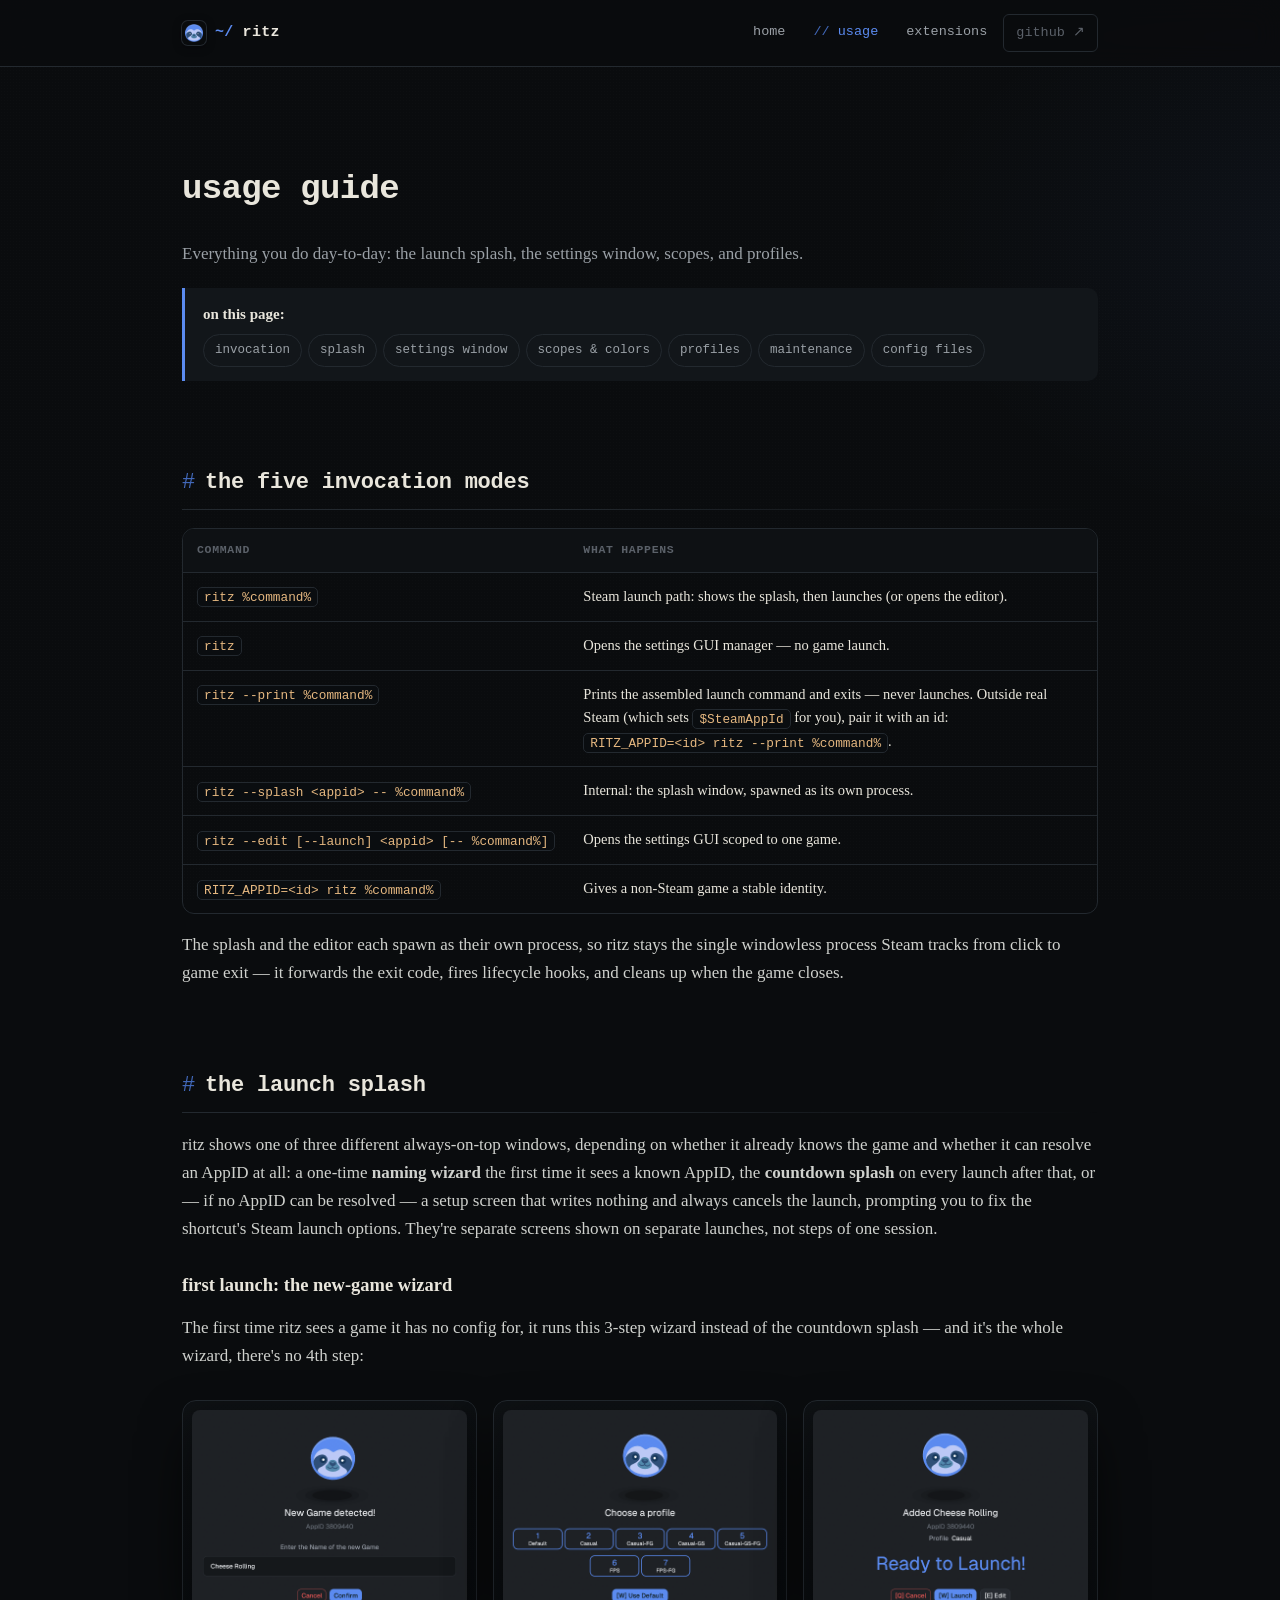
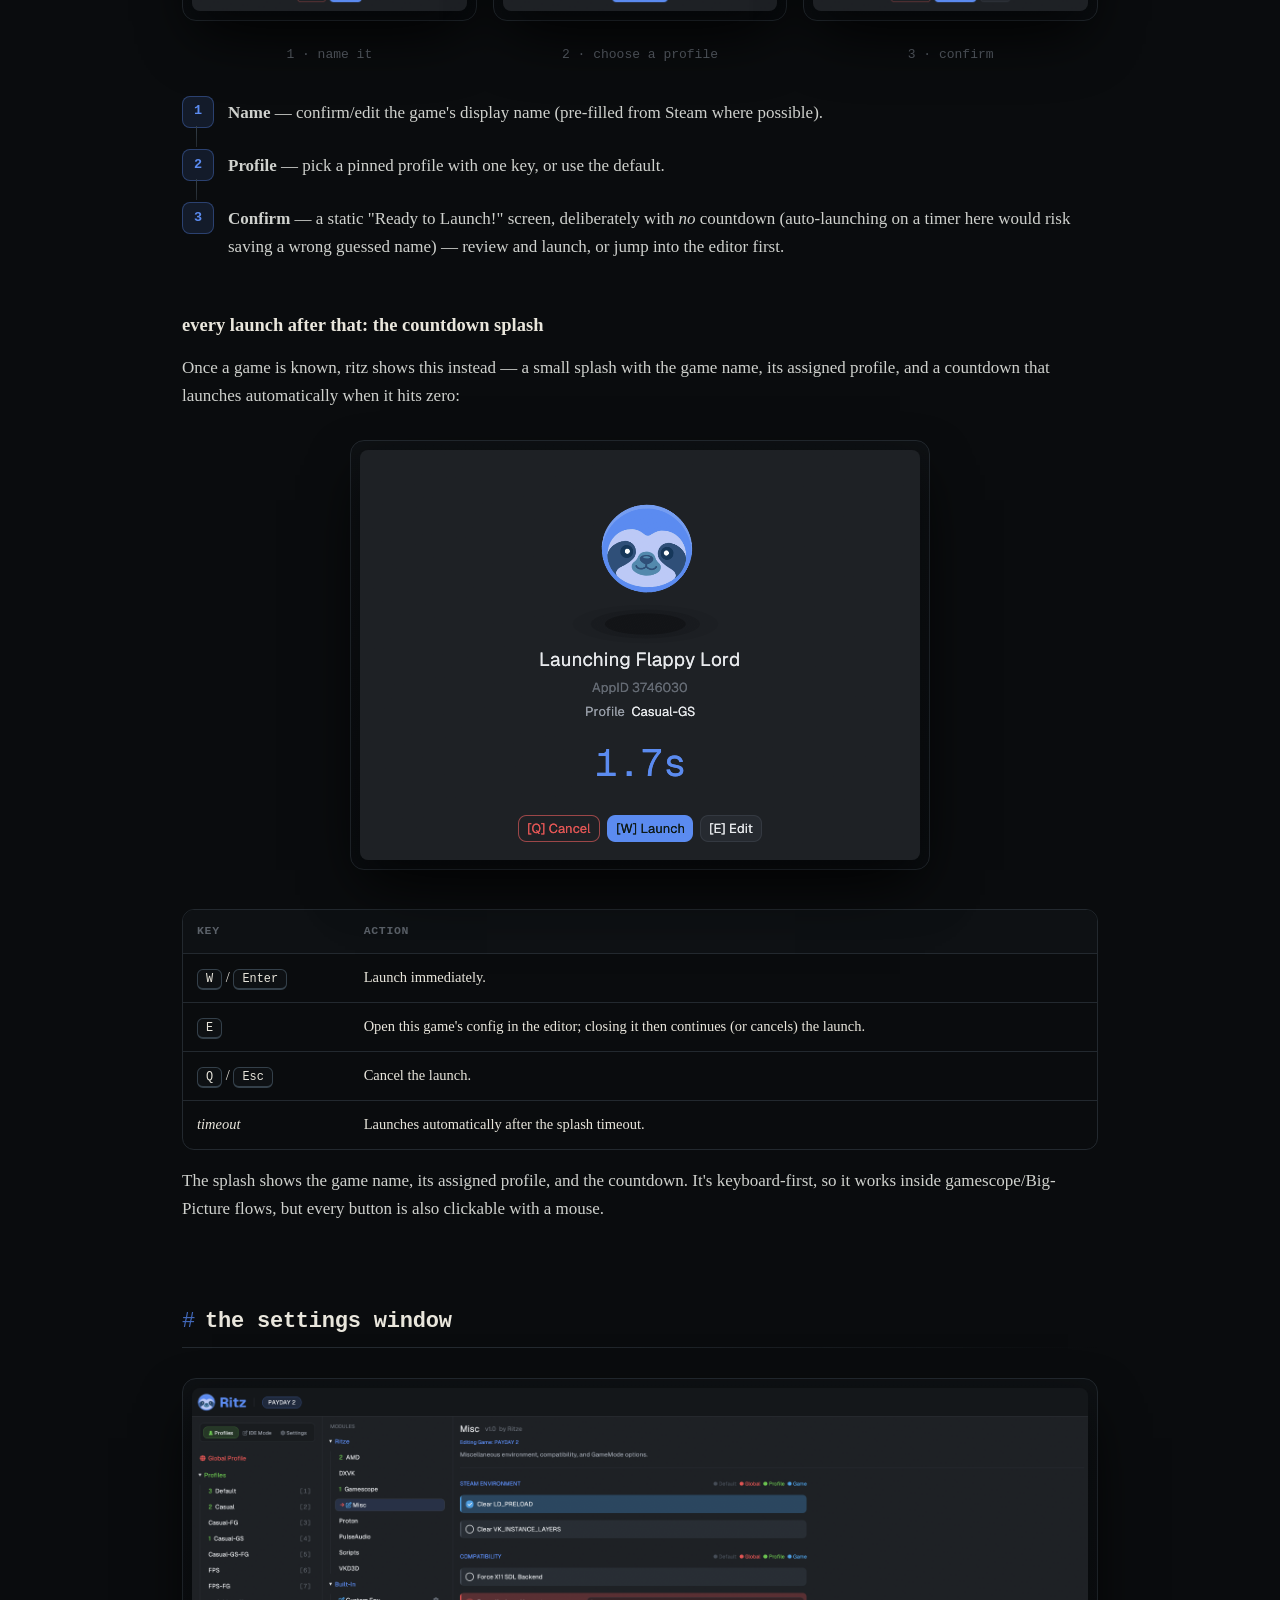
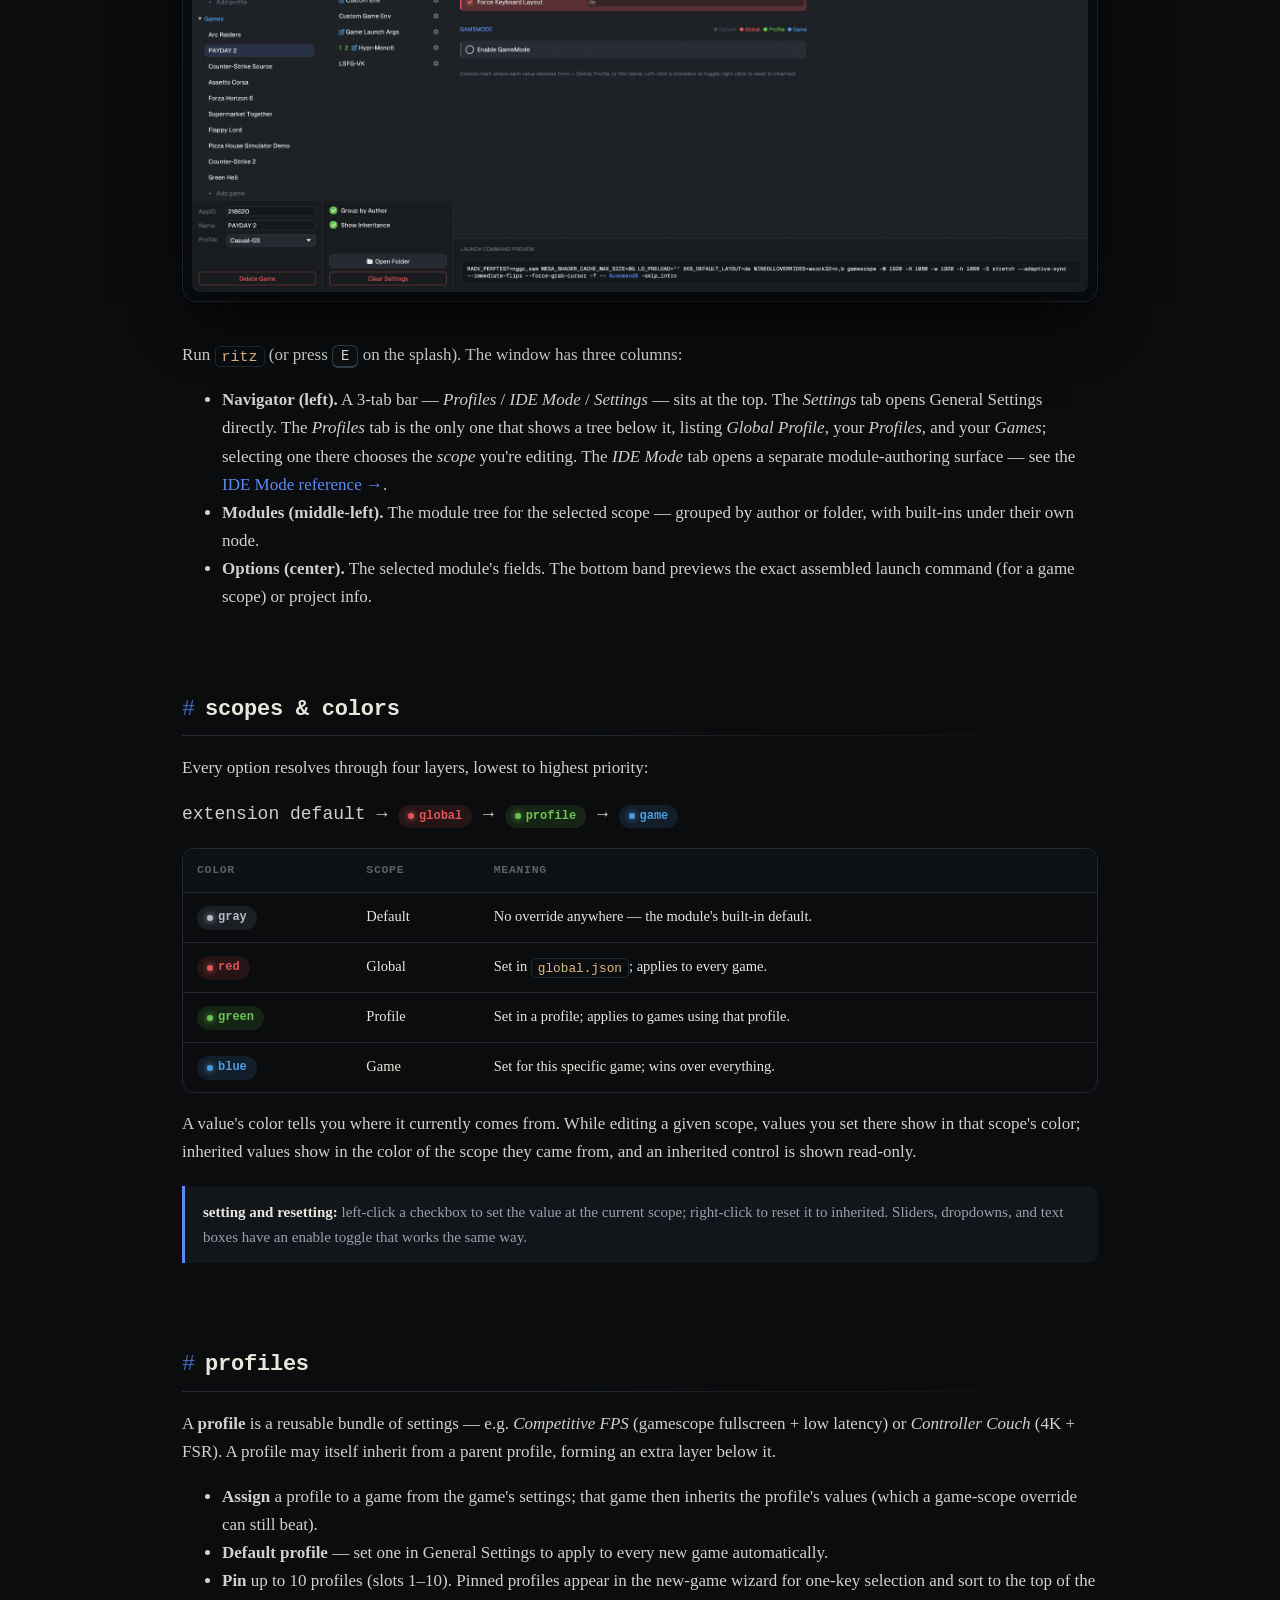
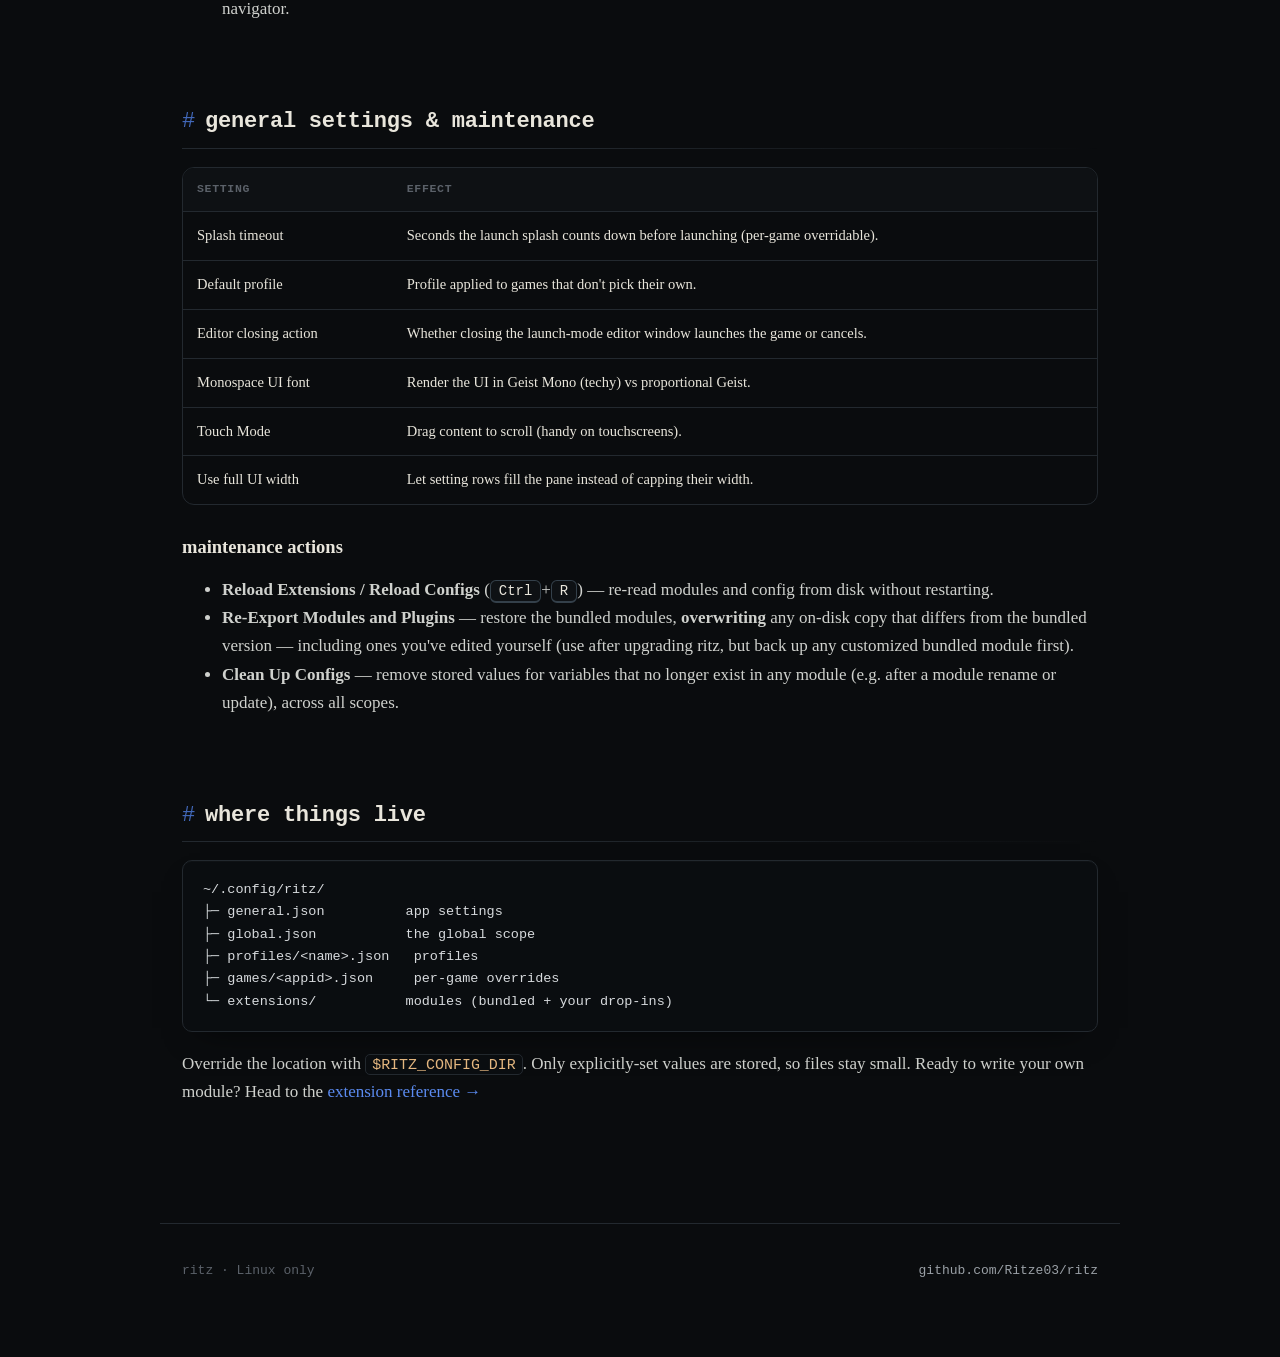
<file: docs/usage.html>
<!DOCTYPE html>
<html lang="en">
<head>
<meta charset="utf-8">
<meta name="viewport" content="width=device-width, initial-scale=1">
<title>ritz — Usage Guide</title>
<meta name="description" content="How to use ritz: the launch splash, the settings GUI, global/profile/game scopes, profiles, and maintenance actions.">
<link rel="icon" type="image/png" href="assets/favicon.png">
<link rel="stylesheet" href="style.css">
</head>
<body>

<header class="nav">
  <div class="nav-inner">
    <a class="nav-brand" href="index.html"><img src="assets/favicon.png" alt=""><span class="prompt">~/</span><span class="name">ritz</span></a>
    <nav class="nav-links">
      <a href="index.html">home</a>
      <a href="usage.html" class="active">usage</a>
      <a href="extensions.html">extensions</a>
      <a class="gh" href="https://github.com/Ritze03/ritz">github ↗</a>
    </nav>
  </div>
</header>

<main>
<section class="page-hero">
  <h1>usage guide</h1>
  <p class="tag">Everything you do
  day-to-day: the launch splash, the settings window, scopes, and profiles.</p>

  <div class="note">
    <strong>on this page:</strong>
    <div class="pagenav" style="margin-top:8px">
      <a href="#invocation">invocation</a>
      <a href="#splash">splash</a>
      <a href="#gui">settings window</a>
      <a href="#scopes">scopes &amp; colors</a>
      <a href="#profiles">profiles</a>
      <a href="#general">maintenance</a>
      <a href="#files">config files</a>
    </div>
  </div>
</section>

<section id="invocation">
  <h2>the five invocation modes</h2>
  <div class="table-wrap">
  <table>
    <tr><th>Command</th><th>What happens</th></tr>
    <tr><td><code>ritz %command%</code></td><td>Steam launch path: shows the splash, then launches (or opens the editor).</td></tr>
    <tr><td><code>ritz</code></td><td>Opens the settings GUI manager — no game launch.</td></tr>
    <tr><td><code>ritz --print %command%</code></td><td>Prints the assembled launch command and exits — never launches. Outside real Steam (which sets <code>$SteamAppId</code> for you), pair it with an id: <code>RITZ_APPID=&lt;id&gt; ritz --print %command%</code>.</td></tr>
    <tr><td><code>ritz --splash &lt;appid&gt; -- %command%</code></td><td>Internal: the splash window, spawned as its own process.</td></tr>
    <tr><td><code>ritz --edit [--launch] &lt;appid&gt; [-- %command%]</code></td><td>Opens the settings GUI scoped to one game.</td></tr>
    <tr><td><code>RITZ_APPID=&lt;id&gt; ritz %command%</code></td><td>Gives a non-Steam game a stable identity.</td></tr>
  </table>
  </div>
  <p>The splash and the editor each spawn as their own process, so ritz stays the single
  windowless process Steam tracks from click to game exit — it forwards the exit code,
  fires lifecycle hooks, and cleans up when the game closes.</p>
</section>

<section id="splash">
  <h2>the launch splash</h2>
  <p>ritz shows one of three different always-on-top windows, depending on whether it
  already knows the game and whether it can resolve an AppID at all: a one-time
  <strong>naming wizard</strong> the first time it sees a known AppID, the
  <strong>countdown splash</strong> on every launch after that, or — if no AppID can be
  resolved — a setup screen that writes nothing and always cancels the launch, prompting
  you to fix the shortcut's Steam launch options. They're separate screens shown on
  separate launches, not steps of one session.</p>

  <h3>first launch: the new-game wizard</h3>
  <p>The first time ritz sees a game it has no config for, it runs this 3-step wizard
  instead of the countdown splash — and it's the whole wizard, there's no 4th step:</p>
  <div class="shot-gallery">
    <figure class="shot">
      <div class="frame"><img src="assets/screenshots/splash-new-game-detected.png" alt="New Game detected screen: AppID shown, a text field pre-filled with a guessed name, Cancel/Confirm buttons"></div>
      <figcaption>1 · name it</figcaption>
    </figure>
    <figure class="shot">
      <div class="frame"><img src="assets/screenshots/splash-new-game-profile-selection.png" alt="Choose a profile screen: pinned profiles as numbered cards (1-7), plus a Use Default button"></div>
      <figcaption>2 · choose a profile</figcaption>
    </figure>
    <figure class="shot">
      <div class="frame"><img src="assets/screenshots/splash-new-game-ready-to-launch.png" alt="Ready to Launch screen: the new game's name and chosen profile, with Cancel/Launch/Edit buttons and no countdown"></div>
      <figcaption>3 · confirm</figcaption>
    </figure>
  </div>
  <ol class="steps">
    <li><strong>Name</strong> — confirm/edit the game's display name (pre-filled from Steam where possible).</li>
    <li><strong>Profile</strong> — pick a pinned profile with one key, or use the default.</li>
    <li><strong>Confirm</strong> — a static "Ready to Launch!" screen, deliberately with
      <em>no</em> countdown (auto-launching on a timer here would risk saving a wrong
      guessed name) — review and launch, or jump into the editor first.</li>
  </ol>

  <h3>every launch after that: the countdown splash</h3>
  <p>Once a game is known, ritz shows this instead — a small splash with the game name,
  its assigned profile, and a countdown that launches automatically when it hits zero:</p>
  <figure class="shot">
    <div class="frame"><img src="assets/screenshots/splash-launching-game.png" alt="The normal countdown splash: game name, profile, and a 1.7s countdown to launch"></div>
  </figure>
  <div class="table-wrap">
  <table>
    <tr><th>Key</th><th>Action</th></tr>
    <tr><td><kbd>W</kbd> / <kbd>Enter</kbd></td><td>Launch immediately.</td></tr>
    <tr><td><kbd>E</kbd></td><td>Open this game's config in the editor; closing it then continues (or cancels) the launch.</td></tr>
    <tr><td><kbd>Q</kbd> / <kbd>Esc</kbd></td><td>Cancel the launch.</td></tr>
    <tr><td><em>timeout</em></td><td>Launches automatically after the splash timeout.</td></tr>
  </table>
  </div>
  <p>The splash shows the game name, its assigned profile, and the countdown. It's
  keyboard-first, so it works inside gamescope/Big-Picture flows, but every button is
  also clickable with a mouse.</p>
</section>

<section id="gui">
  <h2>the settings window</h2>
  <figure class="shot">
    <div class="frame"><img src="assets/screenshots/example-game-config.png" alt="ritz settings GUI showing the navigator, module tree, the Misc module's options with scope colors, and the launch-command preview"></div>
  </figure>
  <p>Run <code>ritz</code> (or press <kbd>E</kbd> on the splash). The window has three columns:</p>
  <ul>
    <li><strong>Navigator (left).</strong> A 3-tab bar — <em>Profiles</em> /
      <em>IDE Mode</em> / <em>Settings</em> — sits at the top. The <em>Settings</em> tab
      opens General Settings directly. The <em>Profiles</em> tab is the only one that
      shows a tree below it, listing <em>Global Profile</em>, your <em>Profiles</em>,
      and your <em>Games</em>; selecting one there chooses the <em>scope</em> you're
      editing. The <em>IDE Mode</em> tab opens a separate module-authoring surface —
      see the <a href="extensions.html#ide">IDE Mode reference →</a>.</li>
    <li><strong>Modules (middle-left).</strong> The module tree for the selected scope —
      grouped by author or folder, with built-ins under their own node.</li>
    <li><strong>Options (center).</strong> The selected module's fields. The bottom band
      previews the exact assembled launch command (for a game scope) or project info.</li>
  </ul>
</section>

<section id="scopes">
  <h2>scopes &amp; colors</h2>
  <p>Every option resolves through four layers, lowest to highest priority:</p>
  <p style="font-size:18px; font-family:var(--mono)">
    extension default →
    <span class="chip global">global</span> →
    <span class="chip profile">profile</span> →
    <span class="chip game">game</span>
  </p>
  <div class="table-wrap">
  <table>
    <tr><th>Color</th><th>Scope</th><th>Meaning</th></tr>
    <tr><td><span class="chip default">gray</span></td><td>Default</td><td>No override anywhere — the module's built-in default.</td></tr>
    <tr><td><span class="chip global">red</span></td><td>Global</td><td>Set in <code>global.json</code>; applies to every game.</td></tr>
    <tr><td><span class="chip profile">green</span></td><td>Profile</td><td>Set in a profile; applies to games using that profile.</td></tr>
    <tr><td><span class="chip game">blue</span></td><td>Game</td><td>Set for this specific game; wins over everything.</td></tr>
  </table>
  </div>
  <p>A value's color tells you where it currently comes from. While editing a given
  scope, values you set there show in that scope's color; inherited values show in the
  color of the scope they came from, and an inherited control is shown read-only.</p>
  <div class="note"><strong>setting and resetting:</strong> left-click a checkbox to set
  the value at the current scope; right-click to reset it to inherited. Sliders,
  dropdowns, and text boxes have an enable toggle that works the same way.</div>
</section>

<section id="profiles">
  <h2>profiles</h2>
  <p>A <strong>profile</strong> is a reusable bundle of settings — e.g. <em>Competitive
  FPS</em> (gamescope fullscreen + low latency) or <em>Controller Couch</em> (4K + FSR).
  A profile may itself inherit from a parent profile, forming an extra layer below it.</p>
  <ul>
    <li><strong>Assign</strong> a profile to a game from the game's settings; that game
      then inherits the profile's values (which a game-scope override can still beat).</li>
    <li><strong>Default profile</strong> — set one in General Settings to apply to every
      new game automatically.</li>
    <li><strong>Pin</strong> up to 10 profiles (slots 1–10). Pinned profiles appear in
      the new-game wizard for one-key selection and sort to the top of the navigator.</li>
  </ul>
</section>

<section id="general">
  <h2>general settings &amp; maintenance</h2>
  <div class="table-wrap">
  <table>
    <tr><th>Setting</th><th>Effect</th></tr>
    <tr><td>Splash timeout</td><td>Seconds the launch splash counts down before launching (per-game overridable).</td></tr>
    <tr><td>Default profile</td><td>Profile applied to games that don't pick their own.</td></tr>
    <tr><td>Editor closing action</td><td>Whether closing the launch-mode editor window launches the game or cancels.</td></tr>
    <tr><td>Monospace UI font</td><td>Render the UI in Geist Mono (techy) vs proportional Geist.</td></tr>
    <tr><td>Touch Mode</td><td>Drag content to scroll (handy on touchscreens).</td></tr>
    <tr><td>Use full UI width</td><td>Let setting rows fill the pane instead of capping their width.</td></tr>
  </table>
  </div>
  <h3>maintenance actions</h3>
  <ul>
    <li><strong>Reload Extensions / Reload Configs</strong> (<kbd>Ctrl</kbd>+<kbd>R</kbd>) —
      re-read modules and config from disk without restarting.</li>
    <li><strong>Re-Export Modules and Plugins</strong> — restore the bundled modules,
      <strong>overwriting</strong> any on-disk copy that differs from the bundled
      version — including ones you've edited yourself (use after upgrading ritz, but
      back up any customized bundled module first).</li>
    <li><strong>Clean Up Configs</strong> — remove stored values for variables that no
      longer exist in any module (e.g. after a module rename or update), across all scopes.</li>
  </ul>
</section>

<section id="files">
  <h2>where things live</h2>
  <pre><code>~/.config/ritz/
├─ general.json          app settings
├─ global.json           the global scope
├─ profiles/&lt;name&gt;.json   profiles
├─ games/&lt;appid&gt;.json     per-game overrides
└─ extensions/           modules (bundled + your drop-ins)</code></pre>
  <p>Override the location with <code>$RITZ_CONFIG_DIR</code>. Only explicitly-set
  values are stored, so files stay small. Ready to write your own module? Head to the
  <a href="extensions.html">extension reference →</a></p>
</section>

</main>

<footer>
  <span>ritz · Linux only</span>
  <a href="https://github.com/Ritze03/ritz">github.com/Ritze03/ritz</a>
</footer>

</body>
</html>
</file>
<file: docs/style.css>
/* ritz — "Console" theme.
   A launch console for your launch console: terminal-chrome panels, an indigo
   accent, monospace command headers set against a warm serif body face. Committed to
   dark-only (this is a CRT, not a color-scheme toggle) — color-scheme: dark below tells
   browsers not to fight it with forced light-mode form chrome.

   Accent/scope palette is kept in sync with the real app's Graphite theme
   (crates/ritz-app/src/theme.rs) — same ACCENT for brand + links (the app has no
   separate link color, so neither does this site), same scope chip hexes, same
   warning color reserved for the warning role only. */

:root {
  color-scheme: dark;

  --bg:      #0a0c0e;
  --bg-alt:  #0d1013;
  --panel:   #12161a;
  --panel2:  #0e1114;
  --field:   #0a0d10;
  --border:  #23292f;
  --border-lit: #34404a;

  --ink:     #e9e6dc;   /* warm paper-white body text */
  --ink-dim: #9aa0a6;
  --ink-faint: #5b6169;

  /* Brand accent — matches the app's ACCENT (crates/ritz-app/src/theme.rs).
     Reused for links too, same as the app's v.hyperlink_color = ACCENT: there is no
     separate secondary/link accent, by design. */
  --accent:     #5b8bf0;
  --accent-dim: #4269ba;
  --accent-glow: rgba(91,139,240,0.35);
  /* Warning role only (the app's COL_WARN) — never the brand accent. Wired up via
     .note.warn below for the day a genuine caveat/heads-up callout is added; no page
     copy needs it yet. */
  --warn:       #e1a854;

  --global:  #e15554;  /* red   — COL_GLOBAL */
  --profile: #6cc551;  /* green — COL_PROFILE */
  --game:    #4d9de0;  /* blue  — COL_GAME */
  --default: #464d57;  /* gray  — COL_DEFAULT */

  --mono: ui-monospace, "Cascadia Code", "SFMono-Regular", "JetBrains Mono", Consolas, "Liberation Mono", monospace;
  --serif: Charter, "Iowan Old Style", "Palatino Linotype", Georgia, "Noto Serif", serif;

  --maxw: 960px;
  --ease: cubic-bezier(.22,.9,.3,1);
}

* { box-sizing: border-box; }
html { scroll-behavior: smooth; }

body {
  margin: 0;
  min-height: 100vh;
  background:
    radial-gradient(ellipse 1000px 560px at 12% -12%, rgba(91,139,240,0.10), transparent 60%),
    radial-gradient(ellipse 760px 520px at 104% 4%, rgba(91,139,240,0.05), transparent 55%),
    radial-gradient(ellipse 700px 480px at 50% 115%, rgba(91,139,240,0.04), transparent 60%),
    var(--bg);
  color: var(--ink);
  font-family: var(--serif);
  font-size: 17px;
  line-height: 1.65;
  -webkit-font-smoothing: antialiased;
  overflow-x: hidden;
  position: relative;
}

/* fine grain texture for depth — a repeating dot pattern, barely-there */
body::before {
  content: "";
  position: fixed; inset: 0; z-index: 0; pointer-events: none;
  opacity: .5;
  background-image: radial-gradient(rgba(255,255,255,0.035) 1px, transparent 1px);
  background-size: 3px 3px;
}
header.nav, .hero, main, footer { position: relative; z-index: 1; }

a { color: var(--accent); text-decoration: none; }
a:hover { text-decoration: underline; text-underline-offset: 3px; }

::selection { background: rgba(91,139,240,0.32); color: #fff; }

/* ---------------- entrance ---------------- */
@keyframes fade-up {
  from { opacity: 0; transform: translateY(10px); }
  to   { opacity: 1; transform: translateY(0); }
}
.hero > * { animation: fade-up .7s var(--ease) both; }
.hero .logo-wrap   { animation-delay: .02s; }
.hero .kicker      { animation-delay: .09s; }
.hero h1           { animation-delay: .15s; }
.hero .tag         { animation-delay: .22s; }
.hero .cta         { animation-delay: .3s; }
@media (prefers-reduced-motion: reduce) {
  .hero > * { animation: none !important; }
  .cursor { animation: none !important; }
  .hero .logo-wrap img { animation: none !important; }
}

/* ---------------- nodding logo ---------------- */
/* Clones the app's splash-screen logo animation (crates/ritz-app/src/splash.rs,
   paint_logo_anim): a continuous, looping nod/tilt, not a one-shot entrance.
   Ping-pong period 3.8s (two 1.9s smoothstep-eased swings). Horizontal translate and
   rotation follow the smoothstep ease `e`; vertical translate follows a separate
   parabolic "dip" curve `s = 1 - (2e-1)^2` that peaks at each swing's midpoint — the
   two curves are genuinely different shapes, so the 21 stops below are numerically
   sampled from the real formulas (5% steps) rather than expressed as one CSS easing
   function. Amplitudes scaled from the app's k = logo_px/300 (0.4 at the app's 120px)
   to this site's 128px logo: k = 128/300 ≈ 0.4267. Rotation pivots 78% down the logo
   (near its base), matching the app's pivot point, via transform-origin below. */
@keyframes logo-nod {
  0%   { transform: translate(-9.81px, -3.84px) rotate(-4.50deg); }
  5%   { transform: translate(-9.26px, -2.40px) rotate(-4.25deg); }
  10%  { transform: translate(-7.77px, 1.09px)  rotate(-3.56deg); }
  15%  { transform: translate(-5.57px, 5.12px)  rotate(-2.56deg); }
  20%  { transform: translate(-2.90px, 8.23px)  rotate(-1.33deg); }
  25%  { transform: translate(0.00px, 9.39px)   rotate(0.00deg); }
  30%  { transform: translate(2.90px, 8.23px)   rotate(1.33deg); }
  35%  { transform: translate(5.57px, 5.12px)   rotate(2.56deg); }
  40%  { transform: translate(7.77px, 1.09px)   rotate(3.56deg); }
  45%  { transform: translate(9.26px, -2.40px)  rotate(4.25deg); }
  50%  { transform: translate(9.81px, -3.84px)  rotate(4.50deg); }
  55%  { transform: translate(9.26px, -2.40px)  rotate(4.25deg); }
  60%  { transform: translate(7.77px, 1.09px)   rotate(3.56deg); }
  65%  { transform: translate(5.57px, 5.12px)   rotate(2.56deg); }
  70%  { transform: translate(2.90px, 8.23px)   rotate(1.33deg); }
  75%  { transform: translate(0.00px, 9.39px)   rotate(0.00deg); }
  80%  { transform: translate(-2.90px, 8.23px)  rotate(-1.33deg); }
  85%  { transform: translate(-5.57px, 5.12px)  rotate(-2.56deg); }
  90%  { transform: translate(-7.77px, 1.09px)  rotate(-3.56deg); }
  95%  { transform: translate(-9.26px, -2.40px) rotate(-4.25deg); }
  100% { transform: translate(-9.81px, -3.84px) rotate(-4.50deg); }
}

/* ---------------- terminal-tab top nav ---------------- */
header.nav {
  position: sticky; top: 0; z-index: 20;
  background: rgba(10,12,14,0.82);
  border-bottom: 1px solid var(--border);
  backdrop-filter: blur(14px) saturate(1.15);
}
.nav-inner {
  max-width: var(--maxw); margin: 0 auto; padding: 14px 22px;
  display: flex; align-items: center; gap: 18px; flex-wrap: wrap;
}
.nav-brand {
  display: flex; align-items: center; gap: 9px;
  font-family: var(--mono); font-weight: 600; color: var(--ink);
  font-size: 15px; letter-spacing: .02em;
}
.nav-brand img { width: 24px; height: 24px; border-radius: 6px; box-shadow: 0 0 0 1px var(--border), 0 2px 10px rgba(0,0,0,.4); }
.nav-brand .prompt { color: var(--accent); }
.nav-links { display: flex; gap: 4px; margin-left: auto; flex-wrap: wrap; font-family: var(--mono); font-size: 13.5px; }
.nav-links a {
  color: var(--ink-dim); padding: 7px 12px; border-radius: 6px; position: relative;
  transition: color .15s ease, background .15s ease;
}
.nav-links a:hover { color: var(--ink); background: var(--panel); text-decoration: none; }
.nav-links a.active { color: var(--accent); }
.nav-links a.active::before { content: "// "; color: var(--accent-dim); }
.nav-links a.gh { color: var(--ink-faint); border: 1px solid var(--border); }
.nav-links a.gh:hover { border-color: var(--border-lit); color: var(--ink); }

/* ---------------- layout ---------------- */
main { max-width: var(--maxw); margin: 0 auto; padding: 0 22px 100px; }
section { padding-top: 56px; }
footer {
  max-width: var(--maxw); margin: 0 auto; padding: 36px 22px 76px;
  border-top: 1px solid var(--border); color: var(--ink-faint);
  font-family: var(--mono); font-size: 13px; display: flex; gap: 10px; flex-wrap: wrap;
  justify-content: space-between;
}
footer a { color: var(--ink-dim); }

/* ---------------- hero ---------------- */
.hero { padding: 96px 22px 26px; text-align: center; position: relative; }
.hero .logo-wrap {
  width: 128px; height: 128px; margin: 0 auto 26px; position: relative;
}
.hero .logo-wrap img {
  width: 100%; height: 100%; display: block;
  filter: drop-shadow(0 0 44px rgba(91,139,240,0.32)) drop-shadow(0 12px 28px rgba(0,0,0,.6));
  transform-origin: 50% 78%;
  animation: logo-nod 3.8s linear .7s infinite;
}
.hero .kicker {
  display: inline-flex; align-items: center; gap: 0;
  font-family: var(--mono); font-size: 12px; letter-spacing: .22em; text-transform: uppercase;
  color: var(--accent-dim); margin: 0 0 18px;
}
.hero .kicker::before { content: "$ "; color: var(--accent); }
.hero h1 {
  font-family: var(--mono); font-size: 58px; margin: 0 0 16px; letter-spacing: -0.025em;
  font-weight: 600;
  background: linear-gradient(180deg, var(--ink) 45%, #b9bdc4 130%);
  -webkit-background-clip: text; background-clip: text; color: transparent;
}
.hero .tag {
  color: var(--ink-dim); font-size: 19px; max-width: 640px; margin: 0 auto 34px;
  font-family: var(--serif);
}
.hero .tag code { color: var(--accent); }
.hero .cta { display: inline-flex; gap: 12px; flex-wrap: wrap; justify-content: center; }

/* blinking cursor after hero tagline */
.cursor {
  display: inline-block; width: .5em; height: 1em; background: var(--accent);
  vertical-align: text-bottom; margin-left: 2px; animation: blink 1.1s steps(1) infinite;
}
@keyframes blink { 50% { opacity: 0; } }

/* ---------------- buttons ---------------- */
.btn {
  display: inline-flex; align-items: center; gap: 8px;
  padding: 11px 21px; border-radius: 8px;
  font-family: var(--mono); font-weight: 600; font-size: 14.5px;
  border: 1px solid var(--accent); background: var(--accent); color: #0c1420;
  box-shadow: 0 1px 0 rgba(255,255,255,.15) inset, 0 8px 22px -8px var(--accent-glow);
  transition: transform .16s var(--ease), filter .16s var(--ease), box-shadow .16s var(--ease);
}
.btn:hover { text-decoration: none; filter: brightness(1.08); transform: translateY(-2px); box-shadow: 0 1px 0 rgba(255,255,255,.15) inset, 0 14px 30px -10px var(--accent-glow); }
.btn:active { transform: translateY(0); }
.btn.secondary { background: var(--panel); border-color: var(--border-lit); color: var(--ink); box-shadow: none; }
.btn.secondary:hover { border-color: var(--accent-dim); color: var(--accent); box-shadow: 0 8px 22px -12px rgba(0,0,0,.5); }

/* ---------------- headings ---------------- */
h1, h2, h3 { line-height: 1.3; font-weight: 600; color: var(--ink); }
h2 {
  font-family: var(--mono); font-size: 22px; margin: 12px 0 18px; padding-bottom: 12px;
  position: relative; letter-spacing: -0.01em;
  display: flex; align-items: baseline; gap: 10px;
}
h2::after {
  content: ""; position: absolute; left: 0; right: 0; bottom: 0; height: 1px;
  background: linear-gradient(90deg, var(--border) 0%, var(--border) 40%, transparent 100%);
}
h2::before { content: "#"; color: var(--accent-dim); font-weight: 400; }
h3 { font-size: 18.5px; margin: 30px 0 10px; font-family: var(--serif); font-weight: 700; }
p { color: #cfd1cd; }
main p, main li { color: #cfd1cd; }

/* ---------------- inline code / blocks ---------------- */
/* Inline `code` keeps its own warm tan hue rather than switching to --accent: with
   links, buttons, headings and section markers all blue now, code needs a distinct
   hue to still pop out of body copy. Not a warning and not amber-derived from
   --accent — an unrelated, deliberately-kept warm tone (unchanged: #e6b880). */
code {
  font-family: var(--mono); font-size: .88em;
  background: var(--field); border: 1px solid var(--border);
  padding: 1.5px 6px; border-radius: 5px; color: #e6b880;
}

/* code blocks — plain terminal-field styling, no fake window chrome */
pre {
  background: var(--field); border: 1px solid var(--border);
  border-radius: 10px; padding: 18px 20px; margin: 18px 0;
  overflow-x: auto; position: relative;
  font-family: var(--mono); font-size: 13.5px; line-height: 1.65;
  box-shadow: 0 1px 0 rgba(255,255,255,.02) inset, 0 14px 32px -18px rgba(0,0,0,.7);
}
pre code { background: none; border: none; padding: 0; font-size: inherit; color: #d7dadd; }

/* ---------------- cards / grid ---------------- */
.grid { display: grid; gap: 14px; grid-template-columns: repeat(auto-fit, minmax(250px, 1fr)); margin: 20px 0; }
.card {
  background: linear-gradient(175deg, var(--panel), var(--panel2));
  border: 1px solid var(--border);
  border-radius: 12px; padding: 20px 21px; position: relative;
  transition: border-color .18s var(--ease), transform .18s var(--ease), box-shadow .18s var(--ease);
}
.card:hover { border-color: var(--border-lit); transform: translateY(-3px); box-shadow: 0 16px 34px -20px rgba(0,0,0,.75), 0 0 0 1px rgba(91,139,240,0.08); }
.card h3 { margin: 0 0 9px; font-size: 16px; font-family: var(--mono); font-weight: 600; }
.card h3 a { color: var(--ink); }
.card p { margin: 0; color: var(--ink-dim); font-size: 14.5px; }

/* module cards (extensions page) */
.mod-card { display: flex; flex-direction: column; gap: 8px; }
.mod-card .mod-target { font-family: var(--mono); font-size: 11.5px; color: var(--accent-dim); text-transform: uppercase; letter-spacing: .07em; }
.mod-card h3 { margin: 0; }
.mod-card p { color: var(--ink-dim); }

/* ---------------- tables ---------------- */
.table-wrap { overflow-x: auto; margin: 16px 0; border: 1px solid var(--border); border-radius: 12px; }
table { width: 100%; border-collapse: collapse; font-size: 14.5px; min-width: 480px; }
th, td { text-align: left; padding: 12px 14px; border-bottom: 1px solid var(--border); vertical-align: top; }
tr:last-child td { border-bottom: none; }
tbody tr { transition: background .12s ease; }
tbody tr:hover { background: rgba(255,255,255,0.018); }
th {
  color: var(--ink-faint); font-weight: 600; text-transform: uppercase; font-size: 11.5px;
  letter-spacing: .06em; font-family: var(--mono); background: var(--panel2);
}
td code { white-space: nowrap; }

/* ---------------- scope chips & callouts ---------------- */
.chip {
  display: inline-flex; align-items: center; gap: 5px;
  padding: 2px 10px; border-radius: 999px; font-size: 12px; font-weight: 600;
  font-family: var(--mono);
}
.chip::before { content: ""; width: 6px; height: 6px; border-radius: 50%; background: currentColor; box-shadow: 0 0 6px currentColor; }
.chip.global  { color: var(--global);  background: rgba(225,85,84,0.13); }
.chip.profile { color: var(--profile); background: rgba(108,197,81,0.13); }
.chip.game    { color: var(--game);    background: rgba(77,157,224,0.13); }
.chip.default { color: #b7bcc2;        background: rgba(70,77,87,0.30); }

.note {
  border-left: 3px solid var(--accent); background: var(--panel);
  border-radius: 0 10px 10px 0; padding: 14px 18px; margin: 20px 0; color: var(--ink-dim);
  font-size: 15px;
}
.note strong { color: var(--ink); }

/* Genuine caveat/heads-up variant — the app's COL_WARN role, not the brand accent.
   Opt-in via class="note warn" (no current page copy needs it, kept ready). */
.note.warn { border-left-color: var(--warn); }
.note.warn strong { color: var(--warn); }

/* ---------------- steps ---------------- */
ol.steps { counter-reset: s; list-style: none; padding-left: 0; margin: 20px 0; }
ol.steps > li {
  counter-increment: s; position: relative; padding: 3px 0 22px 46px; margin: 0;
}
ol.steps > li::before {
  content: counter(s); position: absolute; left: 0; top: 0;
  width: 30px; height: 30px; border-radius: 8px;
  background: rgba(91,139,240,0.12); border: 1px solid rgba(91,139,240,0.35); color: var(--accent);
  display: grid; place-items: center; font-weight: 600; font-size: 13.5px; font-family: var(--mono);
}
ol.steps > li:not(:last-child)::after {
  content: ""; position: absolute; left: 14px; top: 30px; bottom: 2px; width: 1px;
  background: linear-gradient(180deg, var(--border-lit), var(--border));
}

/* ---------------- screenshots — clean bordered frame, no fake window chrome ---------------- */
figure.shot { margin: 30px 0; text-align: center; position: relative; }
figure.shot .frame {
  position: relative; display: inline-block; max-width: 100%;
  border: 1px solid var(--border); border-radius: 14px; padding: 9px;
  background: linear-gradient(180deg, var(--panel2), var(--field));
  box-shadow: 0 30px 70px -30px rgba(0,0,0,.75);
}
figure.shot img {
  max-width: 100%; height: auto; display: block; border-radius: 8px;
  box-shadow: 0 20px 50px rgba(0,0,0,.55);
}
figure.shot figcaption {
  color: var(--ink-faint); font-size: 13px; margin-top: 14px; font-family: var(--mono);
}

/* step-by-step screenshot gallery for a single self-contained flow (e.g. the
   new-game wizard's 3 steps) — same .frame treatment as a single .shot, laid out as
   an evenly-spaced row/grid so the steps read as one sequence. Deliberately scoped to
   flows that really are sequential: an unrelated screen (like the countdown splash
   shown on a later, separate launch) gets its own plain .shot instead, so it doesn't
   visually read as "step 4" of this grid. */
.shot-gallery {
  display: grid; grid-template-columns: repeat(3, 1fr); gap: 16px;
  margin: 30px 0; text-align: center;
}
.shot-gallery figure.shot { margin: 0; }
.shot-gallery .frame { display: block; padding: 7px; border-radius: 12px; }
.shot-gallery img { border-radius: 6px; }
.shot-gallery figcaption {
  margin-top: 10px; font-size: 12px; color: var(--ink-faint);
}
@media (max-width: 640px) {
  .shot-gallery { grid-template-columns: 1fr; }
}

kbd {
  font-family: var(--mono); font-size: .82em; background: var(--panel2);
  border: 1px solid var(--border-lit); border-bottom-width: 2px;
  border-radius: 6px; padding: 2px 8px; color: var(--ink);
}

/* command-block: the 5-part launch assembly diagram */
.assembly {
  display: flex; flex-wrap: wrap; gap: 6px; align-items: center;
  font-family: var(--mono); font-size: 13px; margin: 20px 0;
  padding: 18px; background: var(--field); border: 1px solid var(--border); border-radius: 12px;
}
.assembly span {
  padding: 7px 12px; border-radius: 7px; border: 1px solid var(--border-lit);
  background: var(--panel); transition: border-color .15s ease, background .15s ease;
}
.assembly span.cmd { color: var(--accent); border-color: var(--accent-dim); background: rgba(91,139,240,0.10); font-weight: 600; }
.assembly span.arrow { border: none; background: none; padding: 0 2px; color: var(--ink-faint); }

/* on-this-page pill nav */
.pagenav { display: flex; flex-wrap: wrap; gap: 6px; font-family: var(--mono); font-size: 12.5px; }
.pagenav a {
  padding: 5px 11px; border: 1px solid var(--border); border-radius: 999px; color: var(--ink-dim);
  transition: border-color .15s ease, color .15s ease;
}
.pagenav a:hover { border-color: var(--accent-dim); color: var(--accent); text-decoration: none; }

/* ---------------- page hero (usage / extensions) ---------------- */
.page-hero h1 {
  margin-top: 44px; font-family: var(--mono); font-size: 34px; letter-spacing: -0.02em;
}
.page-hero .tag { color: var(--ink-dim); max-width: 640px; font-size: 17px; }

@media (max-width: 860px) {
  .hero { padding: 70px 20px 20px; }
}

@media (max-width: 620px) {
  .hero h1 { font-size: 38px; }
  .hero .tag { font-size: 16.5px; }
  .nav-brand span.name { display: none; }
  footer { flex-direction: column; }
}
</file>
